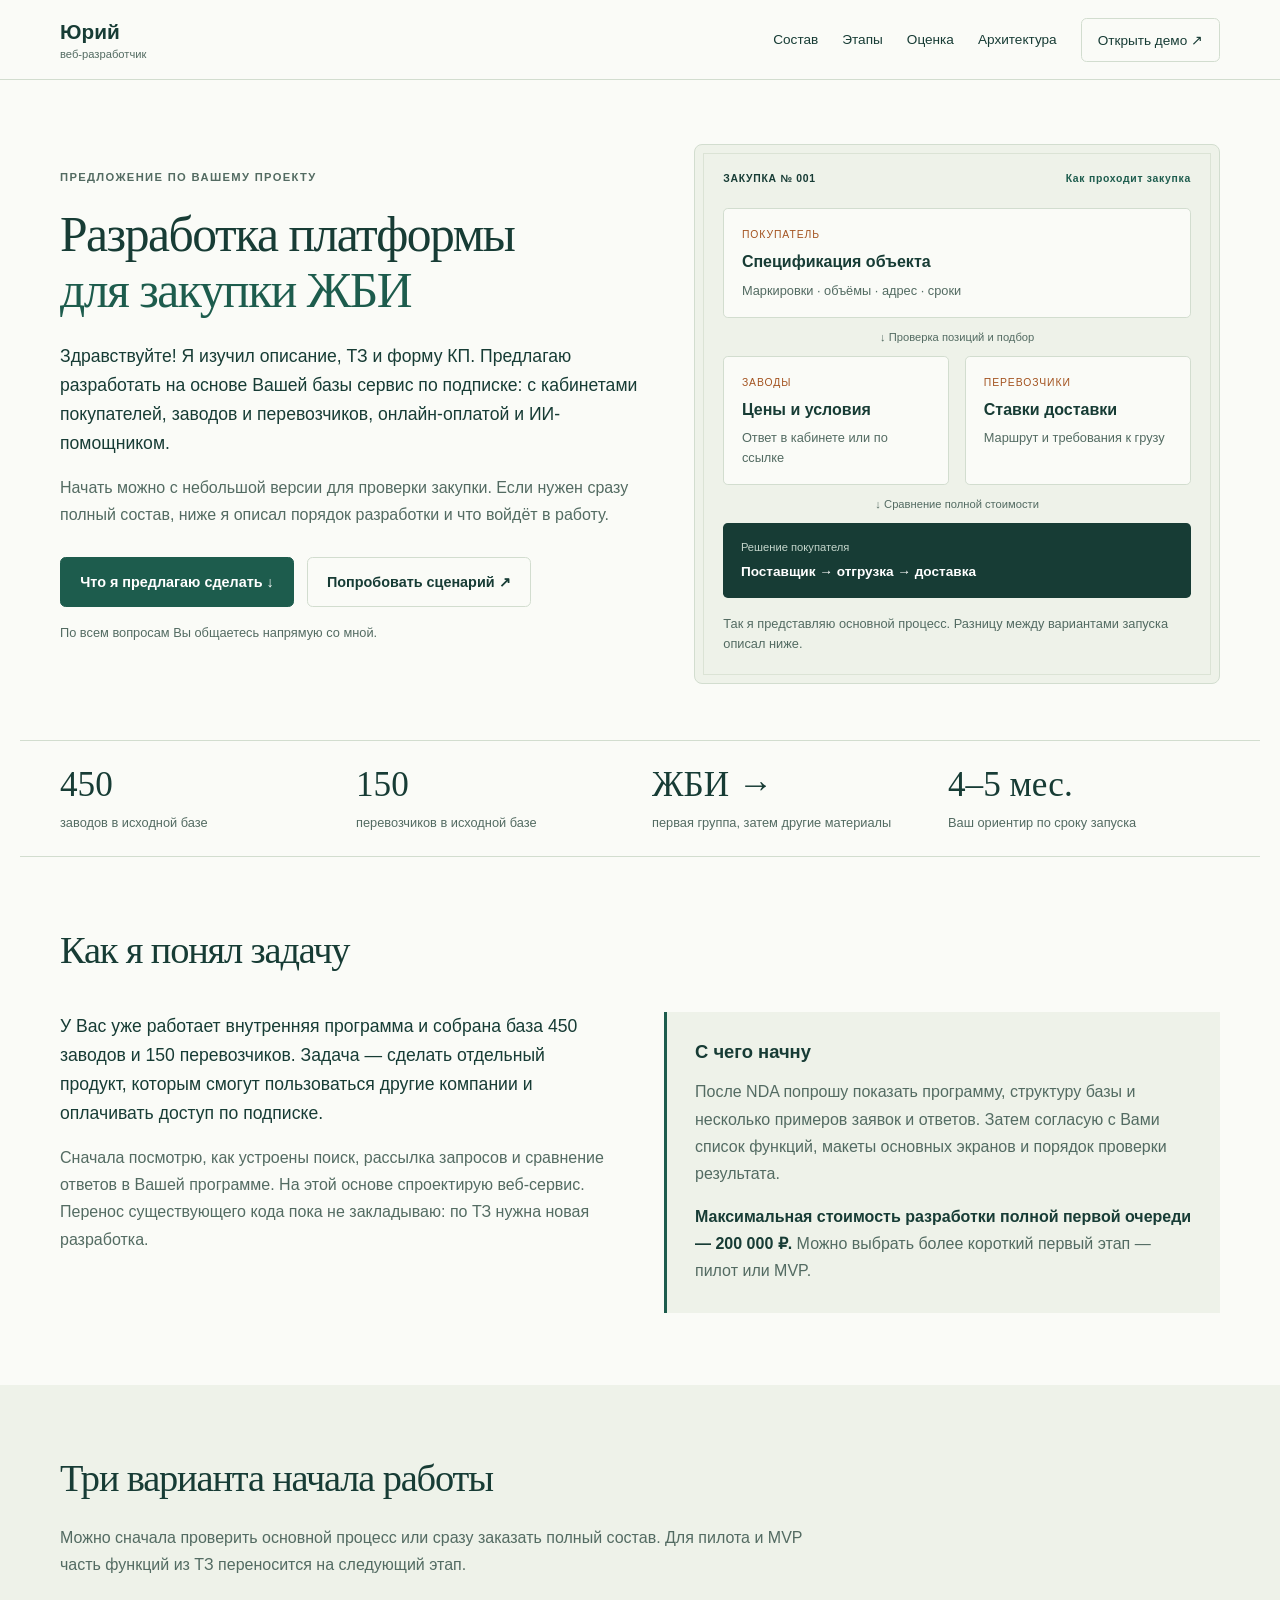
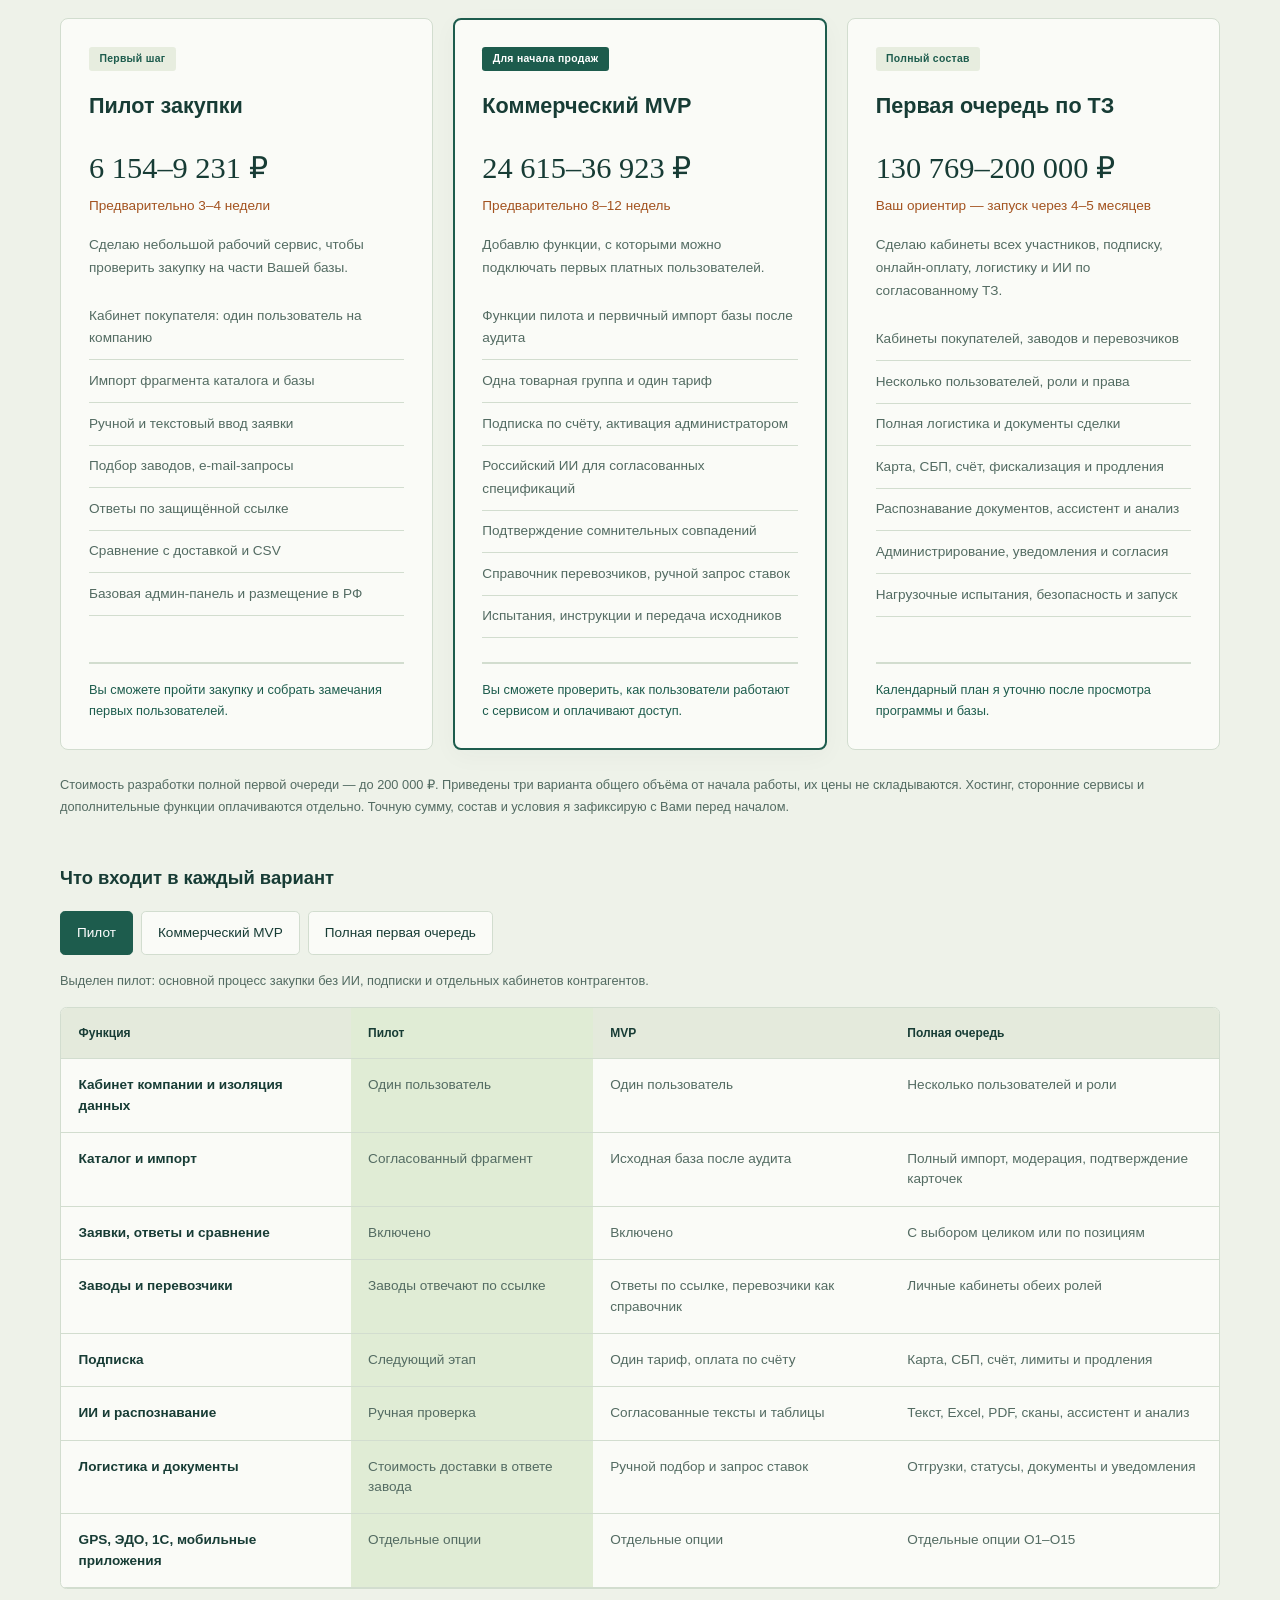
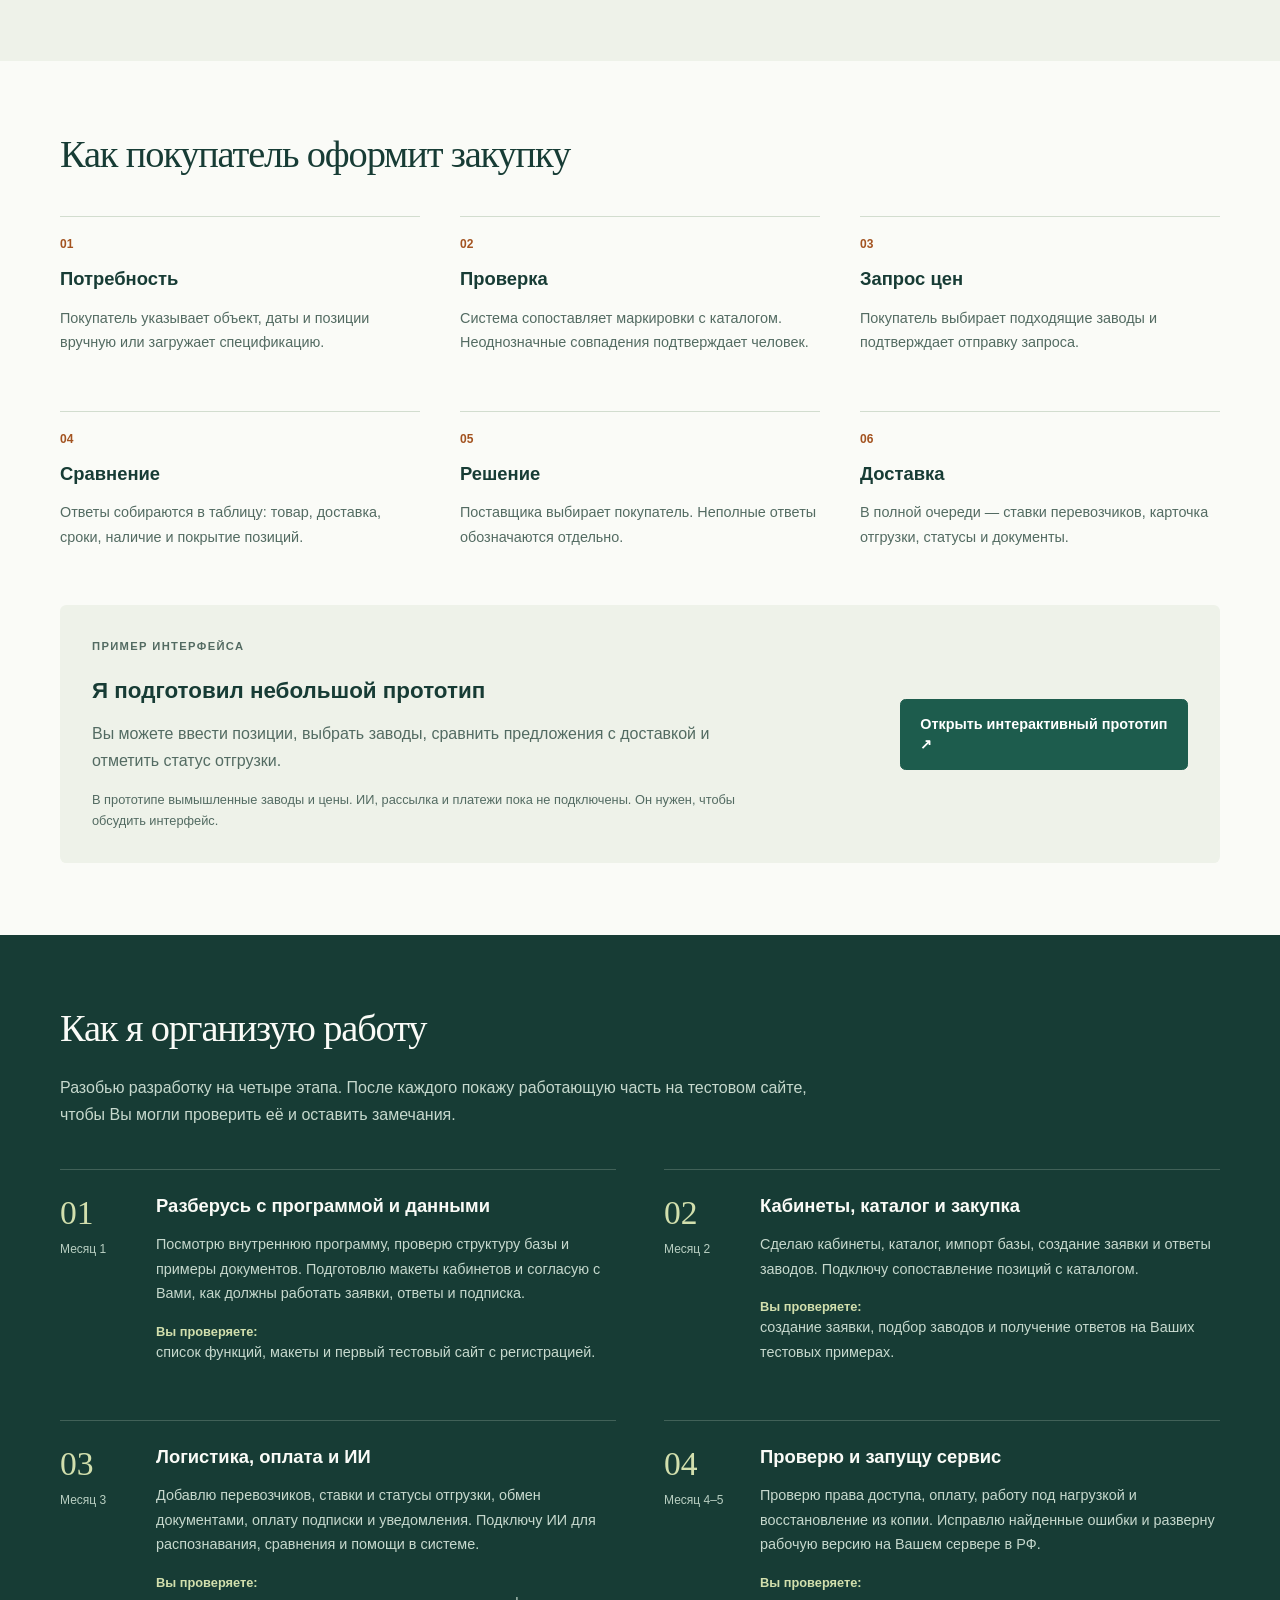
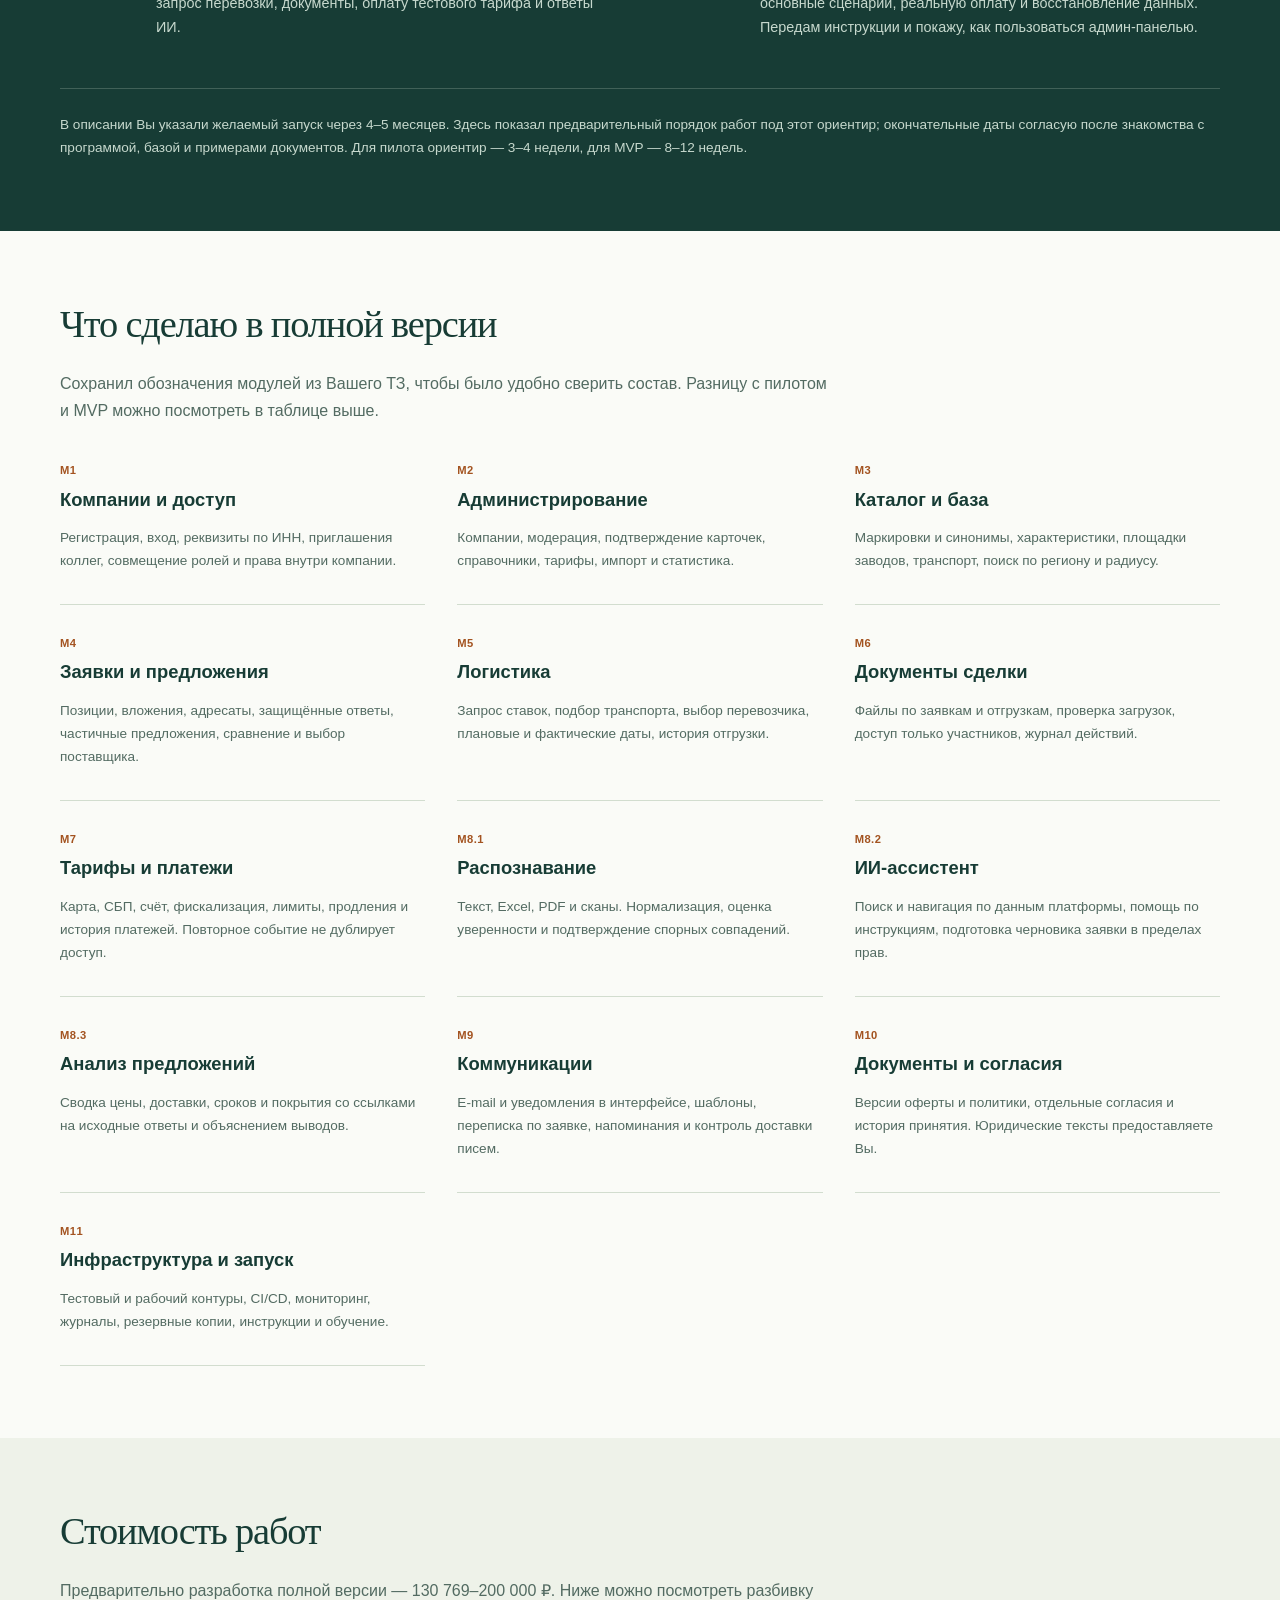
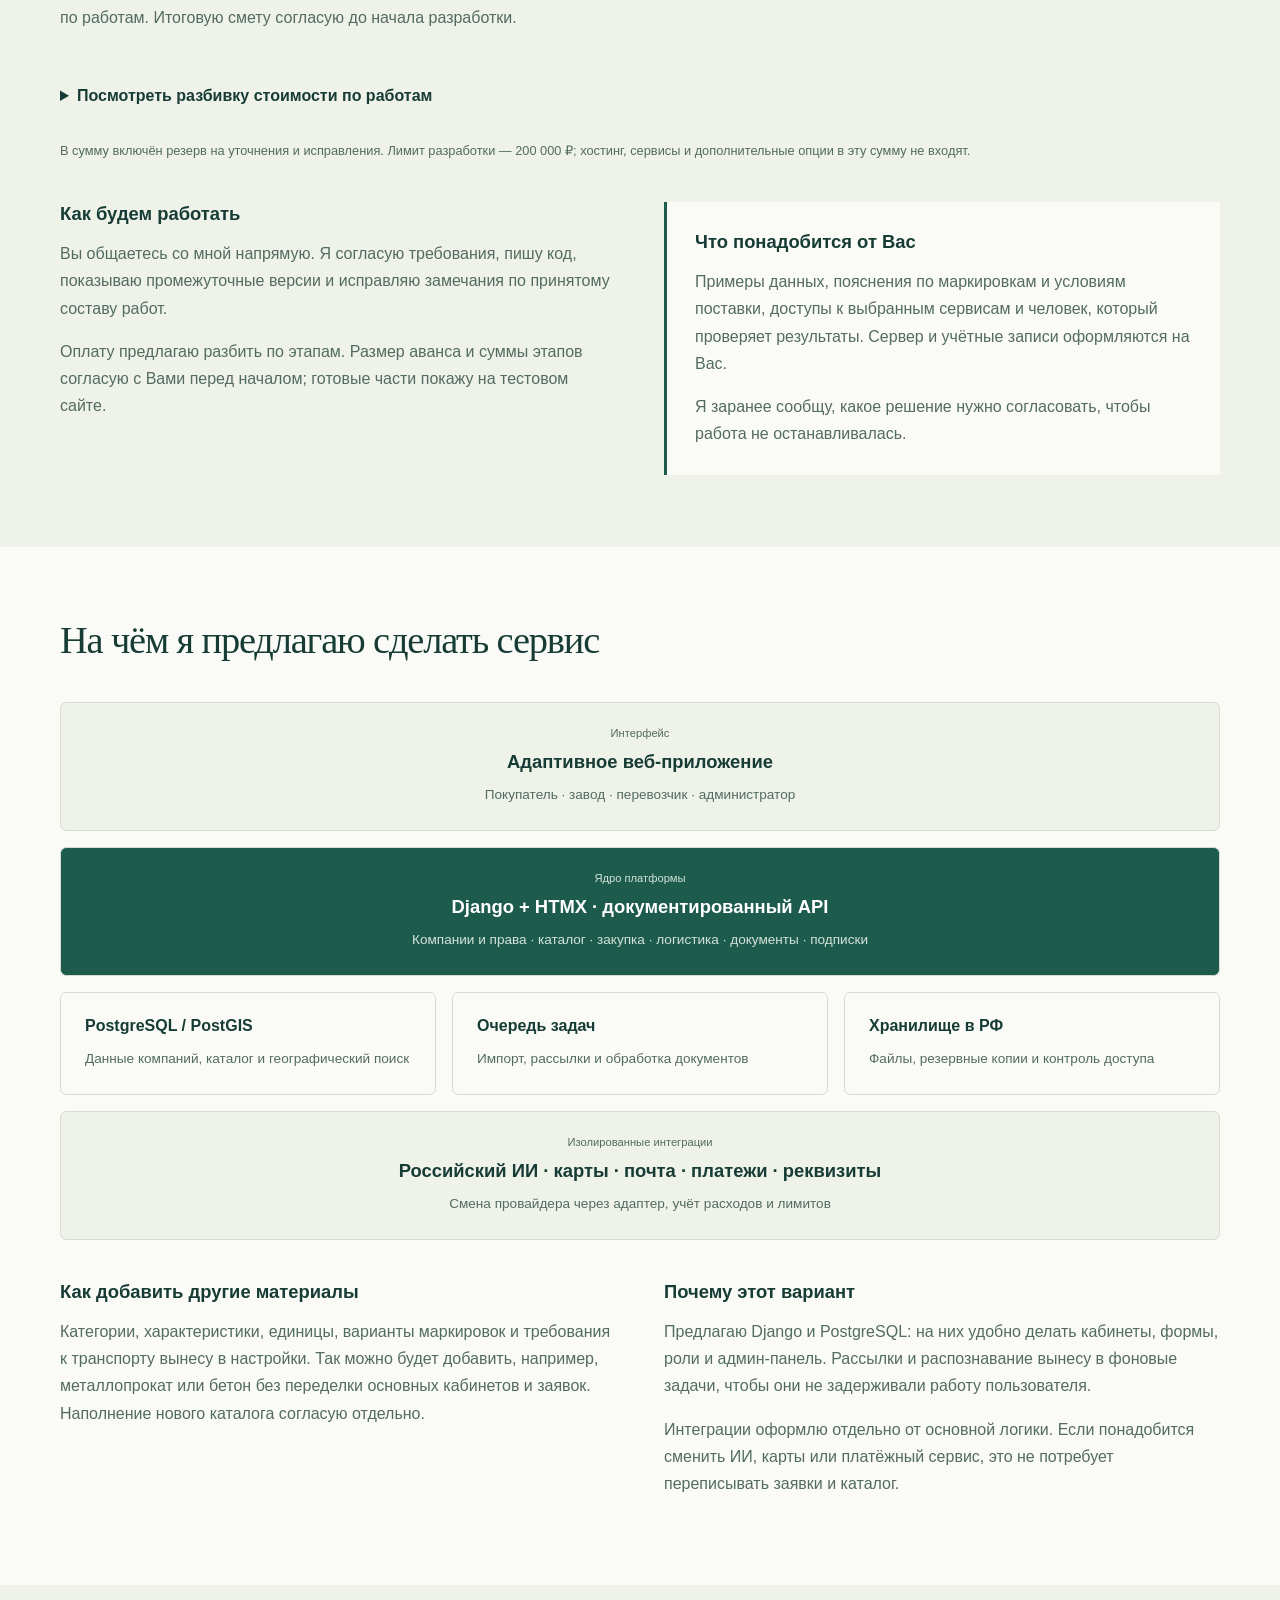
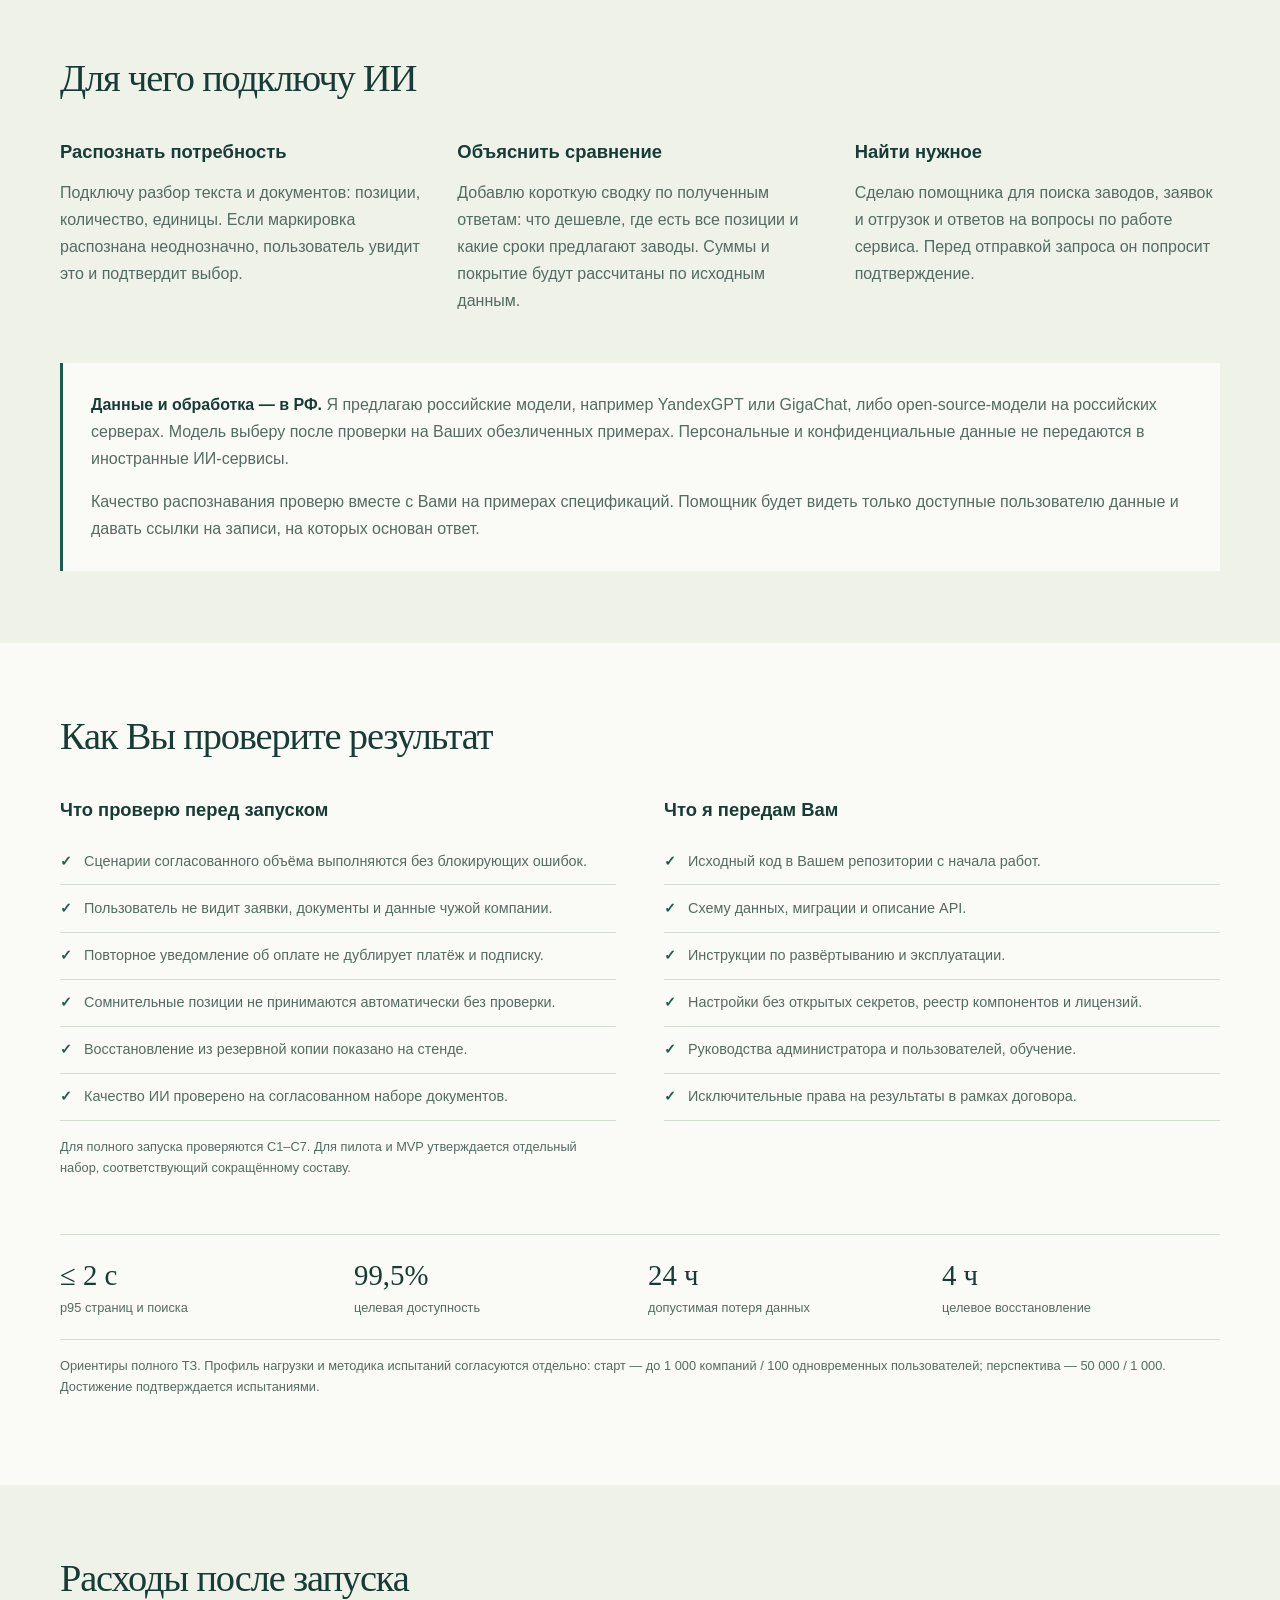
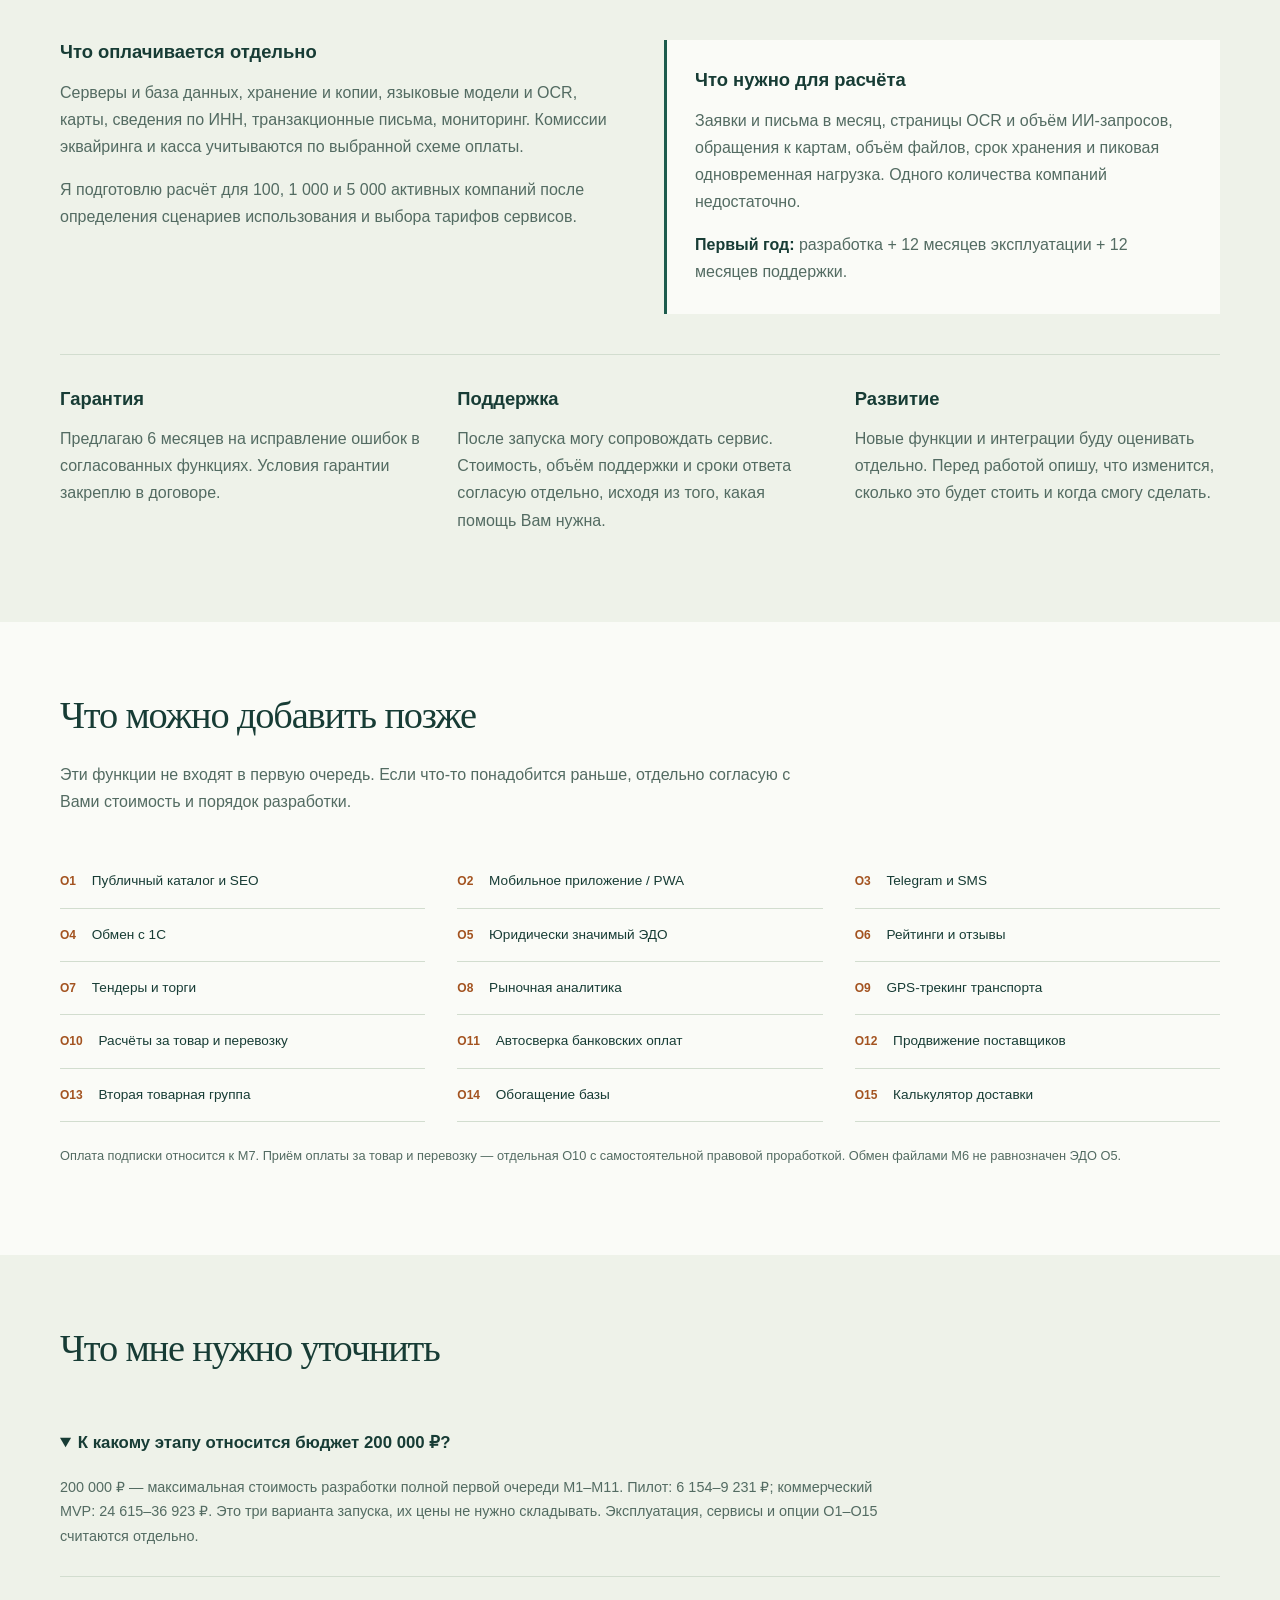
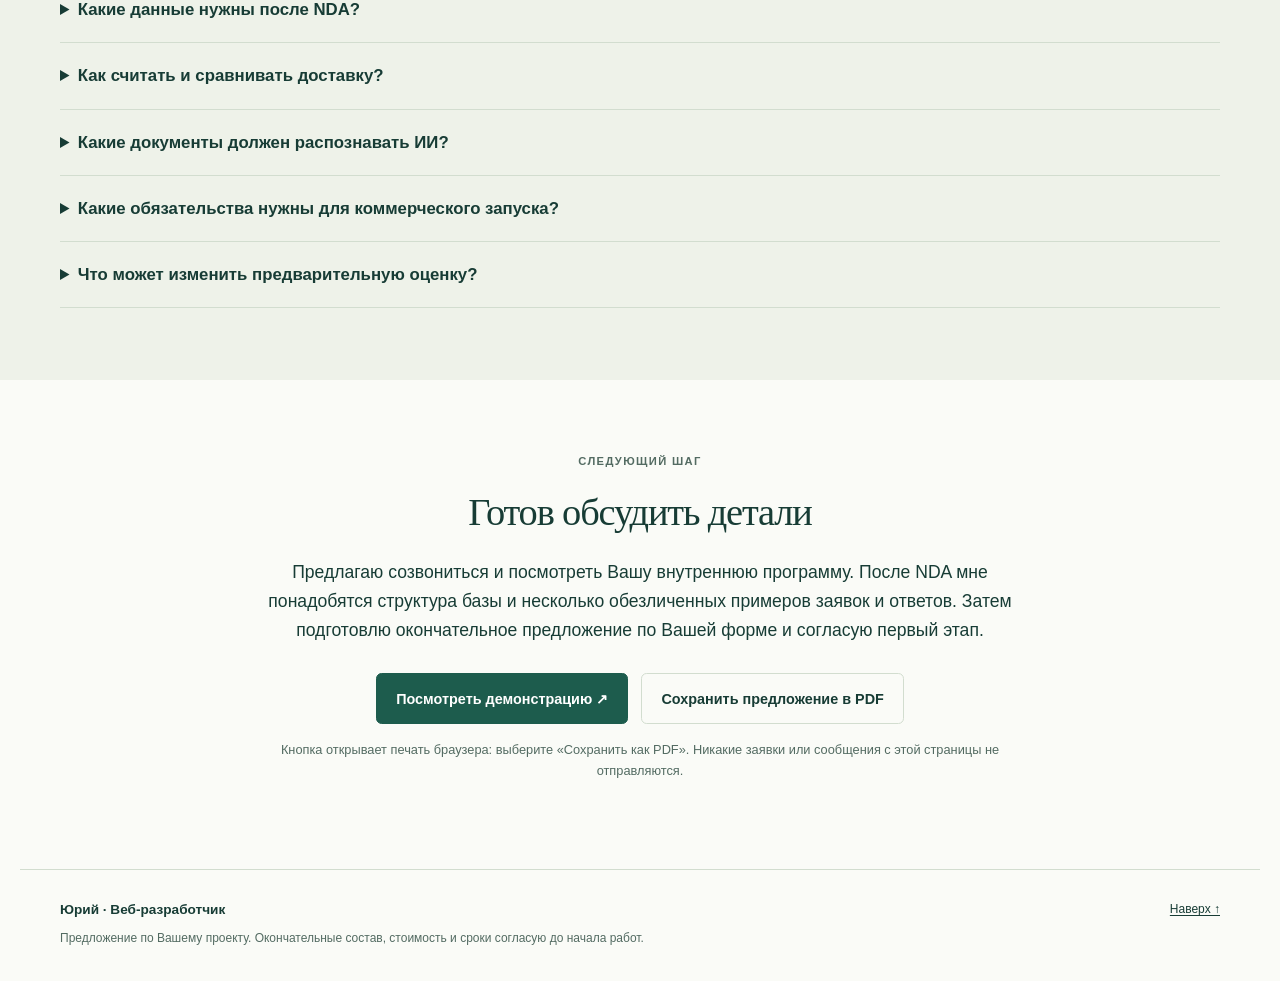
<file: index.html>
<!doctype html>
<html lang="ru">
<head>
<meta charset="utf-8"><meta name="viewport" content="width=device-width, initial-scale=1">
<meta name="description" content="Предложение по реализации B2B-платформы закупки ЖБИ: пилот, коммерческий MVP, этапы разработки, архитектура, сроки и бюджет.">
<meta name="robots" content="noindex, nofollow"><meta name="theme-color" content="#143b35">
<title>Разработка платформы ЖБИ — предложение Юрия</title>
<link rel="stylesheet" href="assets/style.css"><script src="assets/site.js" defer></script>
</head>
<body>
<a class="skip" href="#main">К содержанию</a>
<header class="top"><a class="brand" href="#">Юрий<span>веб-разработчик</span></a><nav aria-label="Разделы предложения"><a href="#scope">Состав</a><a href="#roadmap">Этапы</a><a href="#budget">Оценка</a><a href="#architecture">Архитектура</a><a href="demo/" class="nav-demo">Открыть демо ↗</a></nav></header>
<main id="main">
<section class="hero wrap">
<div class="hero-copy"><p class="overline">ПРЕДЛОЖЕНИЕ ПО ВАШЕМУ ПРОЕКТУ</p><h1>Разработка платформы<br><em>для закупки ЖБИ</em></h1><p class="lead">Здравствуйте! Я изучил описание, ТЗ и форму КП. Предлагаю разработать на основе Вашей базы сервис по подписке: с кабинетами покупателей, заводов и перевозчиков, онлайн-оплатой и ИИ-помощником.</p><p>Начать можно с небольшой версии для проверки закупки. Если нужен сразу полный состав, ниже я описал порядок разработки и что войдёт в работу.</p><div class="actions"><a class="button primary" href="#scope">Что я предлагаю сделать ↓</a><a class="button" href="demo/">Попробовать сценарий ↗</a></div><p class="caption">По всем вопросам Вы общаетесь напрямую со мной.</p></div>
<div class="hero-map" aria-label="Схема процесса закупки"><div class="map-top"><span>ЗАКУПКА № 001</span><span class="live">Как проходит закупка</span></div><div class="map-node main-node"><small>ПОКУПАТЕЛЬ</small><strong>Спецификация объекта</strong><span>Маркировки · объёмы · адрес · сроки</span></div><div class="connector">↓ Проверка позиций и подбор</div><div class="map-split"><div class="map-node"><small>ЗАВОДЫ</small><strong>Цены и условия</strong><span>Ответ в кабинете или по ссылке</span></div><div class="map-node"><small>ПЕРЕВОЗЧИКИ</small><strong>Ставки доставки</strong><span>Маршрут и требования к грузу</span></div></div><div class="connector">↓ Сравнение полной стоимости</div><div class="map-result"><span>Решение покупателя</span><strong>Поставщик → отгрузка → доставка</strong></div><p class="caption">Так я представляю основной процесс. Разницу между вариантами запуска описал ниже.</p></div>
</section>
<section class="facts wrap" aria-label="Исходные данные"><div><strong>450</strong><span>заводов в исходной базе</span></div><div><strong>150</strong><span>перевозчиков в исходной базе</span></div><div><strong>ЖБИ →</strong><span>первая группа, затем другие материалы</span></div><div><strong>4–5 мес.</strong><span>Ваш ориентир по сроку запуска</span></div></section>
<section class="wrap section" id="approach"><div class="section-title"><h2>Как я понял задачу</h2></div><div class="two"><div><p class="large">У Вас уже работает внутренняя программа и собрана база 450 заводов и 150 перевозчиков. Задача — сделать отдельный продукт, которым смогут пользоваться другие компании и оплачивать доступ по подписке.</p><p>Сначала посмотрю, как устроены поиск, рассылка запросов и сравнение ответов в Вашей программе. На этой основе спроектирую веб-сервис. Перенос существующего кода пока не закладываю: по ТЗ нужна новая разработка.</p></div><div class="callout"><h3>С чего начну</h3><p>После NDA попрошу показать программу, структуру базы и несколько примеров заявок и ответов. Затем согласую с Вами список функций, макеты основных экранов и порядок проверки результата.</p><p><strong>Максимальная стоимость разработки полной первой очереди — 200 000 ₽.</strong> Можно выбрать более короткий первый этап — пилот или MVP.</p></div></div></section>
<section class="section tint" id="scope"><div class="wrap"><div class="section-title"><h2>Три варианта начала работы</h2><p>Можно сначала проверить основной процесс или сразу заказать полный состав. Для пилота и MVP часть функций из ТЗ переносится на следующий этап.</p></div><div class="plans">
<article class="plan"><span class="tag">Первый шаг</span><h3>Пилот закупки</h3><p class="price">6 154–9 231 ₽</p><p class="period">Предварительно 3–4 недели</p><p>Сделаю небольшой рабочий сервис, чтобы проверить закупку на части Вашей базы.</p><ul><li>Кабинет покупателя: один пользователь на компанию</li><li>Импорт фрагмента каталога и базы</li><li>Ручной и текстовый ввод заявки</li><li>Подбор заводов, e-mail-запросы</li><li>Ответы по защищённой ссылке</li><li>Сравнение с доставкой и CSV</li><li>Базовая админ-панель и размещение в РФ</li></ul><div class="plan-note">Вы сможете пройти закупку и собрать замечания первых пользователей.</div></article>
<article class="plan featured"><span class="tag">Для начала продаж</span><h3>Коммерческий MVP</h3><p class="price">24 615–36 923 ₽</p><p class="period">Предварительно 8–12 недель</p><p>Добавлю функции, с которыми можно подключать первых платных пользователей.</p><ul><li>Функции пилота и первичный импорт базы после аудита</li><li>Одна товарная группа и один тариф</li><li>Подписка по счёту, активация администратором</li><li>Российский ИИ для согласованных спецификаций</li><li>Подтверждение сомнительных совпадений</li><li>Справочник перевозчиков, ручной запрос ставок</li><li>Испытания, инструкции и передача исходников</li></ul><div class="plan-note">Вы сможете проверить, как пользователи работают с сервисом и оплачивают доступ.</div></article>
<article class="plan"><span class="tag">Полный состав</span><h3>Первая очередь по ТЗ</h3><p class="price">130 769–200 000 ₽</p><p class="period">Ваш ориентир — запуск через 4–5 месяцев</p><p>Сделаю кабинеты всех участников, подписку, онлайн-оплату, логистику и ИИ по согласованному ТЗ.</p><ul><li>Кабинеты покупателей, заводов и перевозчиков</li><li>Несколько пользователей, роли и права</li><li>Полная логистика и документы сделки</li><li>Карта, СБП, счёт, фискализация и продления</li><li>Распознавание документов, ассистент и анализ</li><li>Администрирование, уведомления и согласия</li><li>Нагрузочные испытания, безопасность и запуск</li></ul><div class="plan-note">Календарный план я уточню после просмотра программы и базы.</div></article>
</div><p class="estimate-note">Стоимость разработки полной первой очереди — до 200 000 ₽. Приведены три варианта общего объёма от начала работы, их цены не складываются. Хостинг, сторонние сервисы и дополнительные функции оплачиваются отдельно. Точную сумму, состав и условия я зафиксирую с Вами перед началом.</p>
<h3 class="subheading">Что входит в каждый вариант</h3><div class="scope-controls" role="group" aria-label="Выделить уровень реализации"><button data-scope="pilot" aria-pressed="true">Пилот</button><button data-scope="mvp" aria-pressed="false">Коммерческий MVP</button><button data-scope="full" aria-pressed="false">Полная первая очередь</button></div><p id="scope-summary" class="caption" aria-live="polite">Выделен пилот: основной процесс закупки без ИИ, подписки и отдельных кабинетов контрагентов.</p>
<div class="table-wrap"><table class="scope-table"><thead><tr><th>Функция</th><th data-col="pilot" class="selected-col">Пилот</th><th data-col="mvp">MVP</th><th data-col="full">Полная очередь</th></tr></thead><tbody>
<tr><th>Кабинет компании и изоляция данных</th><td data-col="pilot" class="selected-col">Один пользователь</td><td data-col="mvp">Один пользователь</td><td data-col="full">Несколько пользователей и роли</td></tr>
<tr><th>Каталог и импорт</th><td data-col="pilot" class="selected-col">Согласованный фрагмент</td><td data-col="mvp">Исходная база после аудита</td><td data-col="full">Полный импорт, модерация, подтверждение карточек</td></tr>
<tr><th>Заявки, ответы и сравнение</th><td data-col="pilot" class="selected-col">Включено</td><td data-col="mvp">Включено</td><td data-col="full">С выбором целиком или по позициям</td></tr>
<tr><th>Заводы и перевозчики</th><td data-col="pilot" class="selected-col">Заводы отвечают по ссылке</td><td data-col="mvp">Ответы по ссылке, перевозчики как справочник</td><td data-col="full">Личные кабинеты обеих ролей</td></tr>
<tr><th>Подписка</th><td data-col="pilot" class="selected-col">Следующий этап</td><td data-col="mvp">Один тариф, оплата по счёту</td><td data-col="full">Карта, СБП, счёт, лимиты и продления</td></tr>
<tr><th>ИИ и распознавание</th><td data-col="pilot" class="selected-col">Ручная проверка</td><td data-col="mvp">Согласованные тексты и таблицы</td><td data-col="full">Текст, Excel, PDF, сканы, ассистент и анализ</td></tr>
<tr><th>Логистика и документы</th><td data-col="pilot" class="selected-col">Стоимость доставки в ответе завода</td><td data-col="mvp">Ручной подбор и запрос ставок</td><td data-col="full">Отгрузки, статусы, документы и уведомления</td></tr>
<tr><th>GPS, ЭДО, 1С, мобильные приложения</th><td data-col="pilot" class="selected-col">Отдельные опции</td><td data-col="mvp">Отдельные опции</td><td data-col="full">Отдельные опции О1–О15</td></tr>
</tbody></table></div></div></section>
<section class="wrap section" id="journey"><div class="section-title"><h2>Как покупатель оформит закупку</h2></div><div class="journey">
<article><span>01</span><h3>Потребность</h3><p>Покупатель указывает объект, даты и позиции вручную или загружает спецификацию.</p></article><article><span>02</span><h3>Проверка</h3><p>Система сопоставляет маркировки с каталогом. Неоднозначные совпадения подтверждает человек.</p></article><article><span>03</span><h3>Запрос цен</h3><p>Покупатель выбирает подходящие заводы и подтверждает отправку запроса.</p></article><article><span>04</span><h3>Сравнение</h3><p>Ответы собираются в таблицу: товар, доставка, сроки, наличие и покрытие позиций.</p></article><article><span>05</span><h3>Решение</h3><p>Поставщика выбирает покупатель. Неполные ответы обозначаются отдельно.</p></article><article><span>06</span><h3>Доставка</h3><p>В полной очереди — ставки перевозчиков, карточка отгрузки, статусы и документы.</p></article>
</div><div class="demo-banner"><div><p class="overline">ПРИМЕР ИНТЕРФЕЙСА</p><h3>Я подготовил небольшой прототип</h3><p>Вы можете ввести позиции, выбрать заводы, сравнить предложения с доставкой и отметить статус отгрузки.</p><small>В прототипе вымышленные заводы и цены. ИИ, рассылка и платежи пока не подключены. Он нужен, чтобы обсудить интерфейс.</small></div><a class="button primary" href="demo/">Открыть интерактивный прототип ↗</a></div></section>
<section class="section dark" id="roadmap"><div class="wrap"><div class="section-title"><h2>Как я организую работу</h2><p>Разобью разработку на четыре этапа. После каждого покажу работающую часть на тестовом сайте, чтобы Вы могли проверить её и оставить замечания.</p></div><div class="timeline">
<article><div class="stage-index">01 <span>Месяц 1</span></div><div><h3>Разберусь с программой и данными</h3><p>Посмотрю внутреннюю программу, проверю структуру базы и примеры документов. Подготовлю макеты кабинетов и согласую с Вами, как должны работать заявки, ответы и подписка.</p><strong>Вы проверяете:</strong><p>список функций, макеты и первый тестовый сайт с регистрацией.</p></div></article>
<article><div class="stage-index">02 <span>Месяц 2</span></div><div><h3>Кабинеты, каталог и закупка</h3><p>Сделаю кабинеты, каталог, импорт базы, создание заявки и ответы заводов. Подключу сопоставление позиций с каталогом.</p><strong>Вы проверяете:</strong><p>создание заявки, подбор заводов и получение ответов на Ваших тестовых примерах.</p></div></article>
<article><div class="stage-index">03 <span>Месяц 3</span></div><div><h3>Логистика, оплата и ИИ</h3><p>Добавлю перевозчиков, ставки и статусы отгрузки, обмен документами, оплату подписки и уведомления. Подключу ИИ для распознавания, сравнения и помощи в системе.</p><strong>Вы проверяете:</strong><p>запрос перевозки, документы, оплату тестового тарифа и ответы ИИ.</p></div></article>
<article><div class="stage-index">04 <span>Месяц 4–5</span></div><div><h3>Проверю и запущу сервис</h3><p>Проверю права доступа, оплату, работу под нагрузкой и восстановление из копии. Исправлю найденные ошибки и разверну рабочую версию на Вашем сервере в РФ.</p><strong>Вы проверяете:</strong><p>основные сценарии, реальную оплату и восстановление данных. Передам инструкции и покажу, как пользоваться админ-панелью.</p></div></article>
</div><p class="dark-note">В описании Вы указали желаемый запуск через 4–5 месяцев. Здесь показал предварительный порядок работ под этот ориентир; окончательные даты согласую после знакомства с программой, базой и примерами документов. Для пилота ориентир — 3–4 недели, для MVP — 8–12 недель.</p></div></section>
<section class="wrap section" id="modules"><div class="section-title"><h2>Что сделаю в полной версии</h2><p>Сохранил обозначения модулей из Вашего ТЗ, чтобы было удобно сверить состав. Разницу с пилотом и MVP можно посмотреть в таблице выше.</p></div><div class="module-grid">
<article><span>М1</span><h3>Компании и доступ</h3><p>Регистрация, вход, реквизиты по ИНН, приглашения коллег, совмещение ролей и права внутри компании.</p></article><article><span>М2</span><h3>Администрирование</h3><p>Компании, модерация, подтверждение карточек, справочники, тарифы, импорт и статистика.</p></article><article><span>М3</span><h3>Каталог и база</h3><p>Маркировки и синонимы, характеристики, площадки заводов, транспорт, поиск по региону и радиусу.</p></article><article><span>М4</span><h3>Заявки и предложения</h3><p>Позиции, вложения, адресаты, защищённые ответы, частичные предложения, сравнение и выбор поставщика.</p></article><article><span>М5</span><h3>Логистика</h3><p>Запрос ставок, подбор транспорта, выбор перевозчика, плановые и фактические даты, история отгрузки.</p></article><article><span>М6</span><h3>Документы сделки</h3><p>Файлы по заявкам и отгрузкам, проверка загрузок, доступ только участников, журнал действий.</p></article><article><span>М7</span><h3>Тарифы и платежи</h3><p>Карта, СБП, счёт, фискализация, лимиты, продления и история платежей. Повторное событие не дублирует доступ.</p></article><article><span>М8.1</span><h3>Распознавание</h3><p>Текст, Excel, PDF и сканы. Нормализация, оценка уверенности и подтверждение спорных совпадений.</p></article><article><span>М8.2</span><h3>ИИ-ассистент</h3><p>Поиск и навигация по данным платформы, помощь по инструкциям, подготовка черновика заявки в пределах прав.</p></article><article><span>М8.3</span><h3>Анализ предложений</h3><p>Сводка цены, доставки, сроков и покрытия со ссылками на исходные ответы и объяснением выводов.</p></article><article><span>М9</span><h3>Коммуникации</h3><p>E-mail и уведомления в интерфейсе, шаблоны, переписка по заявке, напоминания и контроль доставки писем.</p></article><article><span>М10</span><h3>Документы и согласия</h3><p>Версии оферты и политики, отдельные согласия и история принятия. Юридические тексты предоставляете Вы.</p></article><article><span>М11</span><h3>Инфраструктура и запуск</h3><p>Тестовый и рабочий контуры, CI/CD, мониторинг, журналы, резервные копии, инструкции и обучение.</p></article>
</div></section>
<section class="section tint" id="budget"><div class="wrap"><div class="section-title"><h2>Стоимость работ</h2><p>Предварительно разработка полной версии — 130 769–200 000 ₽. Ниже можно посмотреть разбивку по работам. Итоговую смету согласую до начала разработки.</p></div><details class="estimate-details"><summary>Посмотреть разбивку стоимости по работам</summary><div class="table-wrap"><table><thead><tr><th>Модуль / работы</th><th>Бюджет разработки</th></tr></thead><tbody id="estimate-rows">
<tr><td>Аналитика, детальное ТЗ, архитектура</td><td>6 154–9 231 ₽</td></tr><tr><td>UX/UI и макеты</td><td>6 154–9 231 ₽</td></tr><tr><td>М1 · Регистрация и кабинеты</td><td>9 231–13 846 ₽</td></tr><tr><td>М2 · Администрирование</td><td>3 846–6 154 ₽</td></tr><tr><td>М3 · Каталог и импорт</td><td>9 231–13 846 ₽</td></tr><tr><td>М4 · Заявки и ответы</td><td>12 308–18 462 ₽</td></tr><tr><td>М5 · Логистика</td><td>9 231–13 846 ₽</td></tr><tr><td>М6 · Документы</td><td>4 615–7 692 ₽</td></tr><tr><td>М7 · Подписки и платежи</td><td>10 769–15 385 ₽</td></tr><tr><td>М8.1 · Распознавание</td><td>9 231–13 846 ₽</td></tr><tr><td>М8.2 · Ассистент</td><td>6 154–9 231 ₽</td></tr><tr><td>М8.3 · Анализ</td><td>4 615–7 692 ₽</td></tr><tr><td>М9 · Уведомления</td><td>5 385–8 462 ₽</td></tr><tr><td>М10 · Согласия</td><td>2 308–3 846 ₽</td></tr><tr><td>М11 · Инфраструктура и запуск</td><td>6 154–9 231 ₽</td></tr><tr><td>Проверка функций, нагрузки и безопасности</td><td>13 846–20 000 ₽</td></tr><tr><td>Согласования, демонстрации и документация</td><td>6 923–10 769 ₽</td></tr>
<tr><td>Резерв на уточнения и исправления</td><td>4 614–9 230 ₽</td></tr></tbody><tfoot><tr><th>Итого по модулям</th><td>130 769–200 000 ₽</td></tr></tfoot></table></div></details><p class="caption">В сумму включён резерв на уточнения и исправления. Лимит разработки — 200 000 ₽; хостинг, сервисы и дополнительные опции в эту сумму не входят.</p>
<div class="two budget-bottom"><div><h3>Как будем работать</h3><p>Вы общаетесь со мной напрямую. Я согласую требования, пишу код, показываю промежуточные версии и исправляю замечания по принятому составу работ.</p><p>Оплату предлагаю разбить по этапам. Размер аванса и суммы этапов согласую с Вами перед началом; готовые части покажу на тестовом сайте.</p></div><div class="callout"><h3>Что понадобится от Вас</h3><p>Примеры данных, пояснения по маркировкам и условиям поставки, доступы к выбранным сервисам и человек, который проверяет результаты. Сервер и учётные записи оформляются на Вас.</p><p>Я заранее сообщу, какое решение нужно согласовать, чтобы работа не останавливалась.</p></div></div></div></section>
<section class="wrap section" id="architecture"><div class="section-title"><h2>На чём я предлагаю сделать сервис</h2></div><div class="architecture"><div class="arch-layer"><span>Интерфейс</span><strong>Адаптивное веб-приложение</strong><p>Покупатель · завод · перевозчик · администратор</p></div><div class="arch-layer core"><span>Ядро платформы</span><strong>Django + HTMX · документированный API</strong><p>Компании и права · каталог · закупка · логистика · документы · подписки</p></div><div class="arch-three"><div><strong>PostgreSQL / PostGIS</strong><p>Данные компаний, каталог и географический поиск</p></div><div><strong>Очередь задач</strong><p>Импорт, рассылки и обработка документов</p></div><div><strong>Хранилище в РФ</strong><p>Файлы, резервные копии и контроль доступа</p></div></div><div class="arch-layer"><span>Изолированные интеграции</span><strong>Российский ИИ · карты · почта · платежи · реквизиты</strong><p>Смена провайдера через адаптер, учёт расходов и лимитов</p></div></div><div class="two"><div><h3>Как добавить другие материалы</h3><p>Категории, характеристики, единицы, варианты маркировок и требования к транспорту вынесу в настройки. Так можно будет добавить, например, металлопрокат или бетон без переделки основных кабинетов и заявок. Наполнение нового каталога согласую отдельно.</p></div><div><h3>Почему этот вариант</h3><p>Предлагаю Django и PostgreSQL: на них удобно делать кабинеты, формы, роли и админ-панель. Рассылки и распознавание вынесу в фоновые задачи, чтобы они не задерживали работу пользователя.</p><p>Интеграции оформлю отдельно от основной логики. Если понадобится сменить ИИ, карты или платёжный сервис, это не потребует переписывать заявки и каталог.</p></div></div></section>
<section class="section tint" id="ai"><div class="wrap"><div class="section-title"><h2>Для чего подключу ИИ</h2></div><div class="three"><article><h3>Распознать потребность</h3><p>Подключу разбор текста и документов: позиции, количество, единицы. Если маркировка распознана неоднозначно, пользователь увидит это и подтвердит выбор.</p></article><article><h3>Объяснить сравнение</h3><p>Добавлю короткую сводку по полученным ответам: что дешевле, где есть все позиции и какие сроки предлагают заводы. Суммы и покрытие будут рассчитаны по исходным данным.</p></article><article><h3>Найти нужное</h3><p>Сделаю помощника для поиска заводов, заявок и отгрузок и ответов на вопросы по работе сервиса. Перед отправкой запроса он попросит подтверждение.</p></article></div><div class="callout"><p><strong>Данные и обработка — в РФ.</strong> Я предлагаю российские модели, например YandexGPT или GigaChat, либо open-source-модели на российских серверах. Модель выберу после проверки на Ваших обезличенных примерах. Персональные и конфиденциальные данные не передаются в иностранные ИИ-сервисы.</p><p>Качество распознавания проверю вместе с Вами на примерах спецификаций. Помощник будет видеть только доступные пользователю данные и давать ссылки на записи, на которых основан ответ.</p></div></div></section>
<section class="wrap section" id="acceptance"><div class="section-title"><h2>Как Вы проверите результат</h2></div><div class="two"><div><h3>Что проверю перед запуском</h3><ul class="checks"><li>Сценарии согласованного объёма выполняются без блокирующих ошибок.</li><li>Пользователь не видит заявки, документы и данные чужой компании.</li><li>Повторное уведомление об оплате не дублирует платёж и подписку.</li><li>Сомнительные позиции не принимаются автоматически без проверки.</li><li>Восстановление из резервной копии показано на стенде.</li><li>Качество ИИ проверено на согласованном наборе документов.</li></ul><p class="caption">Для полного запуска проверяются С1–С7. Для пилота и MVP утверждается отдельный набор, соответствующий сокращённому составу.</p></div><div><h3>Что я передам Вам</h3><ul class="checks"><li>Исходный код в Вашем репозитории с начала работ.</li><li>Схему данных, миграции и описание API.</li><li>Инструкции по развёртыванию и эксплуатации.</li><li>Настройки без открытых секретов, реестр компонентов и лицензий.</li><li>Руководства администратора и пользователей, обучение.</li><li>Исключительные права на результаты в рамках договора.</li></ul></div></div><div class="targets"><div><strong>≤ 2 с</strong><span>p95 страниц и поиска</span></div><div><strong>99,5%</strong><span>целевая доступность</span></div><div><strong>24 ч</strong><span>допустимая потеря данных</span></div><div><strong>4 ч</strong><span>целевое восстановление</span></div></div><p class="caption">Ориентиры полного ТЗ. Профиль нагрузки и методика испытаний согласуются отдельно: старт — до 1 000 компаний / 100 одновременных пользователей; перспектива — 50 000 / 1 000. Достижение подтверждается испытаниями.</p></section>
<section class="section tint" id="operations"><div class="wrap"><div class="section-title"><h2>Расходы после запуска</h2></div><div class="two"><div><h3>Что оплачивается отдельно</h3><p>Серверы и база данных, хранение и копии, языковые модели и OCR, карты, сведения по ИНН, транзакционные письма, мониторинг. Комиссии эквайринга и касса учитываются по выбранной схеме оплаты.</p><p>Я подготовлю расчёт для 100, 1 000 и 5 000 активных компаний после определения сценариев использования и выбора тарифов сервисов.</p></div><div class="callout"><h3>Что нужно для расчёта</h3><p>Заявки и письма в месяц, страницы OCR и объём ИИ-запросов, обращения к картам, объём файлов, срок хранения и пиковая одновременная нагрузка. Одного количества компаний недостаточно.</p><p><strong>Первый год:</strong> разработка + 12 месяцев эксплуатации + 12 месяцев поддержки.</p></div></div><div class="three support"><article><h3>Гарантия</h3><p>Предлагаю 6 месяцев на исправление ошибок в согласованных функциях. Условия гарантии закреплю в договоре.</p></article><article><h3>Поддержка</h3><p>После запуска могу сопровождать сервис. Стоимость, объём поддержки и сроки ответа согласую отдельно, исходя из того, какая помощь Вам нужна.</p></article><article><h3>Развитие</h3><p>Новые функции и интеграции буду оценивать отдельно. Перед работой опишу, что изменится, сколько это будет стоить и когда смогу сделать.</p></article></div></div></section>
<section class="wrap section" id="options"><div class="section-title"><h2>Что можно добавить позже</h2><p>Эти функции не входят в первую очередь. Если что-то понадобится раньше, отдельно согласую с Вами стоимость и порядок разработки.</p></div><div class="options-grid"><div><span>О1</span> Публичный каталог и SEO</div><div><span>О2</span> Мобильное приложение / PWA</div><div><span>О3</span> Telegram и SMS</div><div><span>О4</span> Обмен с 1С</div><div><span>О5</span> Юридически значимый ЭДО</div><div><span>О6</span> Рейтинги и отзывы</div><div><span>О7</span> Тендеры и торги</div><div><span>О8</span> Рыночная аналитика</div><div><span>О9</span> GPS-трекинг транспорта</div><div><span>О10</span> Расчёты за товар и перевозку</div><div><span>О11</span> Автосверка банковских оплат</div><div><span>О12</span> Продвижение поставщиков</div><div><span>О13</span> Вторая товарная группа</div><div><span>О14</span> Обогащение базы</div><div><span>О15</span> Калькулятор доставки</div></div><p class="caption">Оплата подписки относится к М7. Приём оплаты за товар и перевозку — отдельная О10 с самостоятельной правовой проработкой. Обмен файлами М6 не равнозначен ЭДО О5.</p></section>
<section class="section tint" id="questions"><div class="wrap"><div class="section-title"><h2>Что мне нужно уточнить</h2></div><div class="faq">
<details open><summary>К какому этапу относится бюджет 200 000 ₽?</summary><p>200 000 ₽ — максимальная стоимость разработки полной первой очереди М1–М11. Пилот: 6 154–9 231 ₽; коммерческий MVP: 24 615–36 923 ₽. Это три варианта запуска, их цены не нужно складывать. Эксплуатация, сервисы и опции О1–О15 считаются отдельно.</p></details>
<details><summary>Какие данные нужны после NDA?</summary><p>Структура базы, 20–30 обезличенных записей, примеры спецификаций и ответов заводов, каталог маркировок и синонимов. Это позволит оценить импорт и качество сопоставления.</p></details>
<details><summary>Как считать и сравнивать доставку?</summary><p>Нужно согласовать число рейсов, массу, габариты, разгрузку, наличие товара, НДС и сроки. Частичная поставка должна сравниваться отдельно от полного заказа.</p></details>
<details><summary>Какие документы должен распознавать ИИ?</summary><p>Нужно определить долю сканов, нестандартных Excel, рукописных строк и форматов поставщиков. Метрики проверяются на реальном согласованном тестовом наборе.</p></details>
<details><summary>Какие обязательства нужны для коммерческого запуска?</summary><p>Тариф и лимиты, юридические документы, договоры с сервисами, ответственный за приёмку и сроки согласований. Перед началом я зафиксирую с Вами состав работ, цену, даты, график оплаты, гарантию и передачу прав.</p></details>
<details><summary>Что может изменить предварительную оценку?</summary><p>Низкое качество исходной базы, неоднозначные маркировки, сложные сканы, дополнительные форматы, автоматические уточнения по ответам, изменение объёма и задержки доступов или согласований. Я отмечу допущения в КП до начала работ.</p></details>
</div></div></section>
<section class="wrap section closing"><p class="overline">СЛЕДУЮЩИЙ ШАГ</p><h2>Готов обсудить детали</h2><p class="lead">Предлагаю созвониться и посмотреть Вашу внутреннюю программу. После NDA мне понадобятся структура базы и несколько обезличенных примеров заявок и ответов. Затем подготовлю окончательное предложение по Вашей форме и согласую первый этап.</p><div class="actions"><a class="button primary" href="demo/">Посмотреть демонстрацию ↗</a><button class="button" id="print">Сохранить предложение в PDF</button></div><p class="caption">Кнопка открывает печать браузера: выберите «Сохранить как PDF». Никакие заявки или сообщения с этой страницы не отправляются.</p></section>
</main><footer class="wrap"><div><strong>Юрий · Веб-разработчик</strong><p>Предложение по Вашему проекту. Окончательные состав, стоимость и сроки согласую до начала работ.</p></div><a href="#main">Наверх ↑</a></footer>
</body></html>
</file>
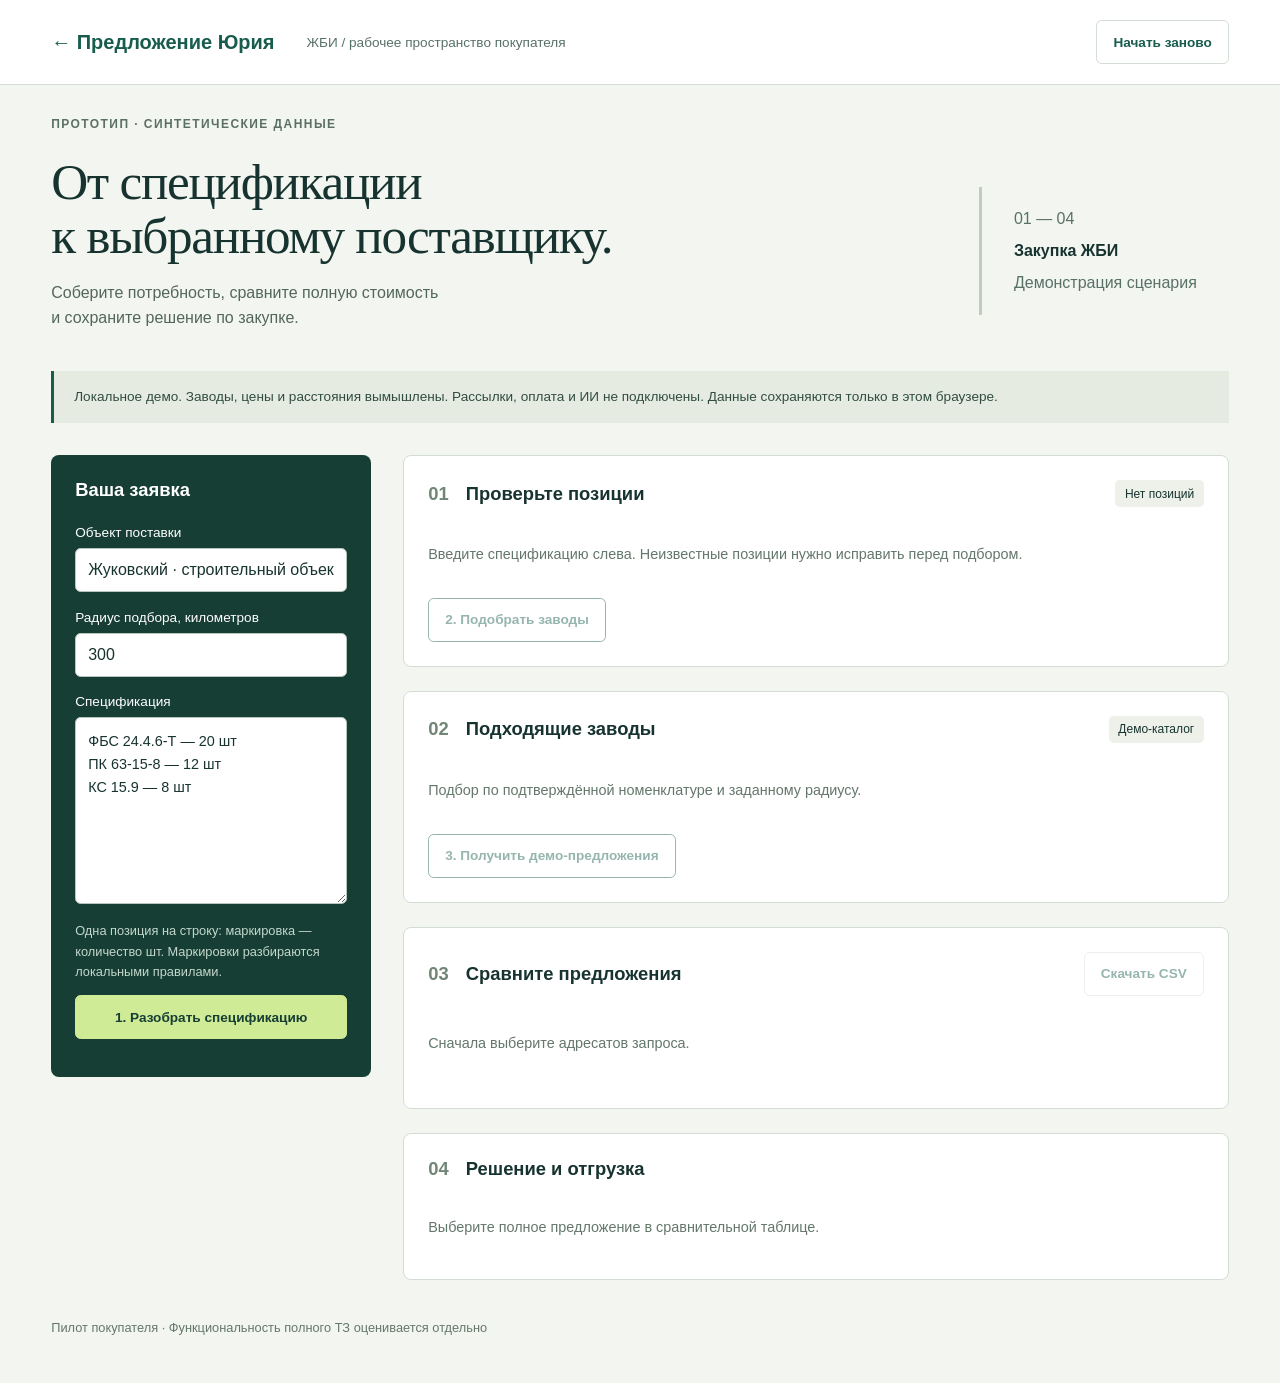
<file: demo/index.html>
<!doctype html>
<html lang="ru">
<head><meta charset="utf-8"><meta name="viewport" content="width=device-width, initial-scale=1"><title>Контур закупки — демо ЖБИ</title><link rel="stylesheet" href="styles.css"></head>
<body>
<header><a class="brand" href="../">← Предложение Юрия</a><span>ЖБИ / рабочее пространство покупателя</span><button id="reset" class="quiet">Начать заново</button></header>
<main>
<div class="eyebrow">ПРОТОТИП · СИНТЕТИЧЕСКИЕ ДАННЫЕ</div>
<section class="intro"><div><h1>От спецификации<br>к выбранному поставщику.</h1><p>Соберите потребность, сравните полную стоимость<br>и сохраните решение по закупке.</p></div><div class="stamp">01 — 04<br><strong>Закупка ЖБИ</strong><br>Демонстрация сценария</div></section>
<div class="notice">Локальное демо. Заводы, цены и расстояния вымышлены. Рассылки, оплата и ИИ не подключены. Данные сохраняются только в этом браузере.</div>
<section class="workspace">
<aside><h2>Ваша заявка</h2><label for="object">Объект поставки</label><input id="object" value="Жуковский · строительный объект"><label for="radius">Радиус подбора, километров</label><input id="radius" type="number" min="1" max="3000" value="300"><label for="spec">Спецификация</label><textarea id="spec" rows="7">ФБС 24.4.6-Т — 20 шт
ПК 63-15-8 — 12 шт
КС 15.9 — 8 шт</textarea><p class="hint">Одна позиция на строку: маркировка — количество шт. Маркировки разбираются локальными правилами.</p><button id="parse" class="primary">1. Разобрать спецификацию</button><p id="message" role="status" aria-live="polite"></p></aside>
<div class="content"><section><div class="section-heading"><h2>01 <span>Проверьте позиции</span></h2><span id="count" class="badge">Нет позиций</span></div><div id="positions" class="empty">Введите спецификацию слева. Неизвестные позиции нужно исправить перед подбором.</div><button id="match" disabled>2. Подобрать заводы</button></section>
<section><div class="section-heading"><h2>02 <span>Подходящие заводы</span></h2><span class="badge">Демо-каталог</span></div><div id="factories" class="empty">Подбор по подтверждённой номенклатуре и заданному радиусу.</div><button id="request" disabled>3. Получить демо-предложения</button></section>
<section><div class="section-heading"><h2>03 <span>Сравните предложения</span></h2><button id="export" disabled class="quiet">Скачать CSV</button></div><div id="comparison" class="empty">Сначала выберите адресатов запроса.</div><p id="summary" class="hint"></p></section>
<section><div class="section-heading"><h2>04 <span>Решение и отгрузка</span></h2></div><div id="shipment" class="empty">Выберите полное предложение в сравнительной таблице.</div></section></div>
</section><footer>Пилот покупателя · Функциональность полного ТЗ оценивается отдельно</footer>
</main><script src="app.js"></script>
</body></html>
</file>
<file: assets/style.css>
:root{--ink:#173c35;--muted:#536b62;--green:#1d5c4d;--paper:#fafbf7;--tint:#eef2e9;--line:#d2ddcf;--orange:#a35320;font-family:"Segoe UI",sans-serif;font-size:16px;color:var(--ink);background:var(--paper)}*{box-sizing:border-box}html{scroll-behavior:smooth;scroll-padding-top:6rem}body{margin:0}a{color:inherit;text-underline-offset:.2em}button,input{font:inherit}button,a,input,summary{-webkit-tap-highlight-color:transparent}:focus-visible{outline:3px solid #c97a3a;outline-offset:4px}.wrap{max-width:1240px;padding-left:2.5rem;padding-right:2.5rem;margin:auto}.top{display:flex;align-items:center;justify-content:space-between;gap:2rem;padding:1.1rem max(2.5rem,calc((100vw - 1160px)/2));border-bottom:1px solid var(--line);background:rgba(250,251,247,.98);position:sticky;top:0;z-index:5}.brand{font-weight:800;letter-spacing:.12em;text-decoration:none;font-size:1.3rem}.brand span{display:block;letter-spacing:0;font-size:.7rem;font-weight:450;margin-top:.25rem;color:var(--muted)}nav{display:flex;gap:1.5rem;align-items:center;font-size:.85rem}nav a{text-decoration:none;padding:.5rem 0;min-height:44px;display:flex;align-items:center}nav a:hover{color:var(--orange)}.nav-demo{border:1px solid var(--line);padding:.65rem 1rem;border-radius:.35rem}.skip{position:fixed;left:1rem;top:-5rem;z-index:10;padding:1rem;background:white}.skip:focus{top:1rem}.hero{padding-top:4rem;padding-bottom:3.5rem;display:grid;grid-template-columns:1.1fr 1fr;gap:3.5rem;align-items:center}.overline{font-size:.7rem;letter-spacing:.12em;font-weight:750;color:var(--muted);margin:0 0 1.25rem}h1,h2{font-family:Georgia,"Times New Roman",serif;font-weight:400;letter-spacing:-.03em;line-height:1.12;margin:0 0 1.5rem}h1{font-size:3.5rem}h1 em{font-style:normal;color:var(--green)}h2{font-size:2.9rem}h3{font-size:1.15rem;line-height:1.35;margin:0 0 .85rem;font-weight:700}p{line-height:1.7;margin:0 0 1rem}li{line-height:1.65}p,li{color:var(--muted)}.lead,.large{font-size:1.1rem;line-height:1.65;color:var(--ink)}.hero-copy>p:not(.overline){max-width:42rem}.actions{display:flex;gap:.8rem;flex-wrap:wrap;margin:1.75rem 0 1rem}.button{display:inline-flex;align-items:center;justify-content:center;padding:.9rem 1.2rem;border:1px solid var(--line);color:var(--ink);border-radius:.35rem;text-decoration:none;min-height:48px;font-size:.9rem;font-weight:650;background:transparent;cursor:pointer;line-height:1.4}.button.primary{background:var(--green);color:white;border-color:var(--green)}.button:hover{background:#e2eadb}.button.primary:hover{background:#143f35}.button:active{transform:translateY(1px)}.caption,small{font-size:.8rem;line-height:1.6;color:var(--muted)}.hero-map{background:var(--tint);padding:1.75rem;border:1px solid var(--line);border-radius:.5rem;position:relative}.hero-map:before{content:"";position:absolute;inset:.5rem;border:1px solid #dbe3d5;pointer-events:none}.map-top{display:flex;justify-content:space-between;gap:1rem;margin-bottom:1.5rem;font-size:.65rem;font-weight:700;letter-spacing:.07em}.live{color:var(--green)}.map-node{background:var(--paper);border:1px solid var(--line);padding:1.1rem;border-radius:.3rem}.map-node small{display:block;font-size:.65rem;letter-spacing:.09em;color:var(--orange)}.map-node strong{display:block;font-size:1rem;margin:.6rem 0}.map-node span{display:block;font-size:.8rem;color:var(--muted);line-height:1.5}.map-split{display:grid;grid-template-columns:1fr 1fr;gap:1rem}.connector{font-size:.7rem;text-align:center;padding:.8rem;color:var(--muted)}.map-result{background:var(--ink);color:white;padding:1.1rem;border-radius:.3rem}.map-result span{display:block;font-size:.7rem;color:#c4d5cb;margin-bottom:.6rem}.map-result strong{font-size:.85rem;font-weight:600}.hero-map .caption{margin:1rem 0 0}.facts{display:grid;grid-template-columns:repeat(4,1fr);padding-top:1.5rem;padding-bottom:1.5rem;border-top:1px solid var(--line);border-bottom:1px solid var(--line);gap:1.5rem}.facts strong{display:block;font-family:Georgia,serif;font-size:2.2rem;font-weight:400;margin-bottom:.5rem}.facts span{font-size:.8rem;color:var(--muted);line-height:1.5}.section{padding-top:4.5rem;padding-bottom:4.5rem}.section-title{margin-bottom:2.5rem;max-width:48rem}.section-title p:last-child{margin:0}.two{display:grid;grid-template-columns:1fr 1fr;gap:3rem}.three{display:grid;grid-template-columns:repeat(3,1fr);gap:2rem}.callout{padding:1.75rem;border-left:3px solid var(--green);background:var(--tint)}.callout p:last-child{margin:0}.callout strong{color:var(--ink)}.tint{background:var(--tint)}.tint .callout{background:var(--paper)}.plans{display:grid;grid-template-columns:repeat(3,1fr);gap:1.25rem;align-items:stretch}.plan{padding:1.75rem;background:var(--paper);border:1px solid var(--line);border-radius:.5rem;display:flex;flex-direction:column}.plan.featured{border:2px solid var(--green);padding:calc(1.75rem - 1px);box-shadow:0 6px 24px #173c3509}.tag{align-self:flex-start;background:#e7eddf;color:var(--green);padding:.4rem .65rem;font-size:.65rem;font-weight:750;letter-spacing:.03em;border-radius:.2rem;margin-bottom:1.25rem}.featured .tag{background:var(--green);color:#fff}.plan h3{font-size:1.35rem}.price{font-family:Georgia,serif;font-size:1.9rem;color:var(--ink);line-height:1.2;margin:1rem 0 .5rem}.period{font-size:.8rem;color:var(--orange)}.plan>p:not(.price){font-size:.85rem}.plan ul{padding:0;margin:0 0 1.5rem;list-style:none;font-size:.85rem}.plan li{padding:.6rem 0;border-bottom:1px solid var(--line)}.plan-note{margin-top:auto;padding-top:1rem;border-top:2px solid var(--line);font-size:.8rem;line-height:1.6;color:var(--green)}.estimate-note{font-size:.8rem;margin:1.5rem 0 2.5rem}.subheading{margin-top:3rem}.scope-controls{display:flex;flex-wrap:wrap;gap:.5rem;margin:1.25rem 0 1rem}.scope-controls button{border:1px solid var(--line);background:var(--paper);color:var(--ink);border-radius:.3rem;padding:.75rem 1rem;font-size:.85rem;min-height:44px;cursor:pointer}.scope-controls button[aria-pressed=true]{background:var(--green);border-color:var(--green);color:white}.scope-controls button:hover{box-shadow:inset 0 0 0 1px var(--green)}.table-wrap{overflow:auto;border:1px solid var(--line);border-radius:.4rem;background:var(--paper)}table{border-collapse:collapse;width:100%;font-size:.85rem;min-width:670px}th,td{padding:1rem 1.1rem;text-align:left;border-bottom:1px solid var(--line);vertical-align:top;line-height:1.5}thead th{background:#e4eadc;font-size:.75rem;font-weight:700}tbody th{font-weight:600;width:25%}td{color:var(--muted)}tfoot{background:#dfe9d8;font-weight:700}tfoot td{color:var(--ink)}.selected-col{background:#e0ecd5}.journey{display:grid;grid-template-columns:repeat(3,1fr);gap:2.5rem}.journey article{border-top:1px solid var(--line);padding-top:1.25rem}.journey article>span{display:block;font-size:.75rem;color:var(--orange);margin-bottom:1rem;font-weight:700}.journey p{font-size:.9rem}.demo-banner{display:flex;gap:2rem;align-items:center;justify-content:space-between;margin-top:2.5rem;background:var(--tint);padding:2rem;border-radius:.4rem}.demo-banner>div{max-width:43rem}.demo-banner .button{max-width:18rem;flex-shrink:0}.demo-banner h3{font-size:1.4rem}.dark{background:var(--ink);color:#fafbf7}.dark p{color:#c6d8cd}.dark .overline{color:#d2dfad}.timeline{display:grid;grid-template-columns:1fr 1fr;gap:2.5rem 3rem}.timeline article{display:grid;grid-template-columns:4.5rem 1fr;gap:1.5rem;border-top:1px solid #416158;padding-top:1.5rem}.stage-index{font-size:2.1rem;font-family:Georgia,serif;color:#d2dfad}.stage-index span{font-family:"Segoe UI",sans-serif;display:block;font-size:.75rem;color:#b9cfc2;line-height:1.5;margin-top:.5rem}.timeline p{font-size:.9rem}.timeline strong{font-size:.8rem;color:#d2dfad}.dark-note{border-top:1px solid #416158;padding-top:1.5rem;margin:2rem 0 0;font-size:.85rem}.module-grid{display:grid;grid-template-columns:repeat(3,1fr);gap:2rem}.module-grid article{border-bottom:1px solid var(--line);padding-bottom:1rem}.module-grid span{display:block;color:var(--orange);font-size:.7rem;letter-spacing:.04em;font-weight:700;margin-bottom:.7rem}.module-grid p{font-size:.85rem}.budget-bottom{margin-top:2.5rem}.calculator label{display:block;font-size:.85rem;margin:.75rem 0}.calculator input{border:1px solid var(--line);padding:.8rem;background:white;color:var(--ink);border-radius:.3rem;width:100%;max-width:16rem}.calculator #calc-result{font-weight:700;font-size:1.15rem;color:var(--green);margin:1rem 0}.architecture{margin-bottom:2.5rem}.arch-layer{border:1px solid var(--line);border-radius:.4rem;padding:1.5rem;text-align:center;margin-bottom:1rem;background:var(--tint)}.arch-layer span{display:block;font-size:.7rem;color:var(--muted);margin-bottom:.75rem}.arch-layer strong{font-size:1.15rem}.arch-layer p{font-size:.85rem;margin:.6rem 0 0}.arch-layer.core{background:var(--green);color:white}.core span,.core p{color:#d4e2d8}.arch-three{display:grid;grid-template-columns:repeat(3,1fr);gap:1rem;margin-bottom:1rem}.arch-three>div{padding:1.5rem;border:1px solid var(--line);border-radius:.4rem}.arch-three p{font-size:.85rem;margin:.75rem 0 0}#ai .callout{margin-top:2rem}.checks{padding:0;list-style:none}.checks li{position:relative;padding:.7rem 0 .7rem 1.5rem;font-size:.9rem;border-bottom:1px solid var(--line)}.checks li:before{content:"✓";position:absolute;left:0;color:var(--green);font-weight:700}.targets{display:grid;grid-template-columns:repeat(4,1fr);gap:1rem;margin:2.5rem 0 1rem;padding:1.5rem 0;border-top:1px solid var(--line);border-bottom:1px solid var(--line)}.targets strong{display:block;font-size:1.8rem;font-family:Georgia,serif;font-weight:400}.targets span{display:block;font-size:.8rem;color:var(--muted);margin-top:.5rem}.support{margin-top:2.5rem;border-top:1px solid var(--line);padding-top:2rem}.options-grid{display:grid;grid-template-columns:repeat(3,1fr);gap:0 2rem;margin-bottom:1.5rem}.options-grid>div{padding:1rem 0;border-bottom:1px solid var(--line);font-size:.85rem;line-height:1.5}.options-grid span{color:var(--orange);font-weight:750;margin-right:.75rem;font-size:.75rem}.faq details{border-bottom:1px solid var(--line)}.faq summary{padding:1.25rem 0;cursor:pointer;font-size:1.05rem;font-weight:650;line-height:1.5}.faq details p{max-width:52rem;font-size:.9rem;padding-bottom:.75rem}.faq summary:hover{color:var(--orange)}.closing{max-width:860px;text-align:center}.closing .actions{justify-content:center}footer{border-top:1px solid var(--line);display:flex;justify-content:space-between;gap:2rem;padding-top:2rem;padding-bottom:2rem;font-size:.75rem}footer strong{font-size:.85rem}footer p{margin:.7rem 0 0;max-width:46rem}footer>a{white-space:nowrap}
@media(max-width:1050px){.hero{gap:2rem;grid-template-columns:1fr 1fr}h1{font-size:2.8rem}h2{font-size:2.4rem}.plan{padding:1.25rem}.plan.featured{padding:calc(1.25rem - 1px)}.price{font-size:1.6rem}.top{padding-left:1.5rem;padding-right:1.5rem}nav{gap:1rem}.wrap{padding-left:1.5rem;padding-right:1.5rem}.demo-banner{flex-direction:column;align-items:flex-start}.two{gap:2rem}}
@media(max-width:760px){html{scroll-padding-top:9rem}.top{position:sticky;flex-wrap:wrap;gap:.5rem;padding:.75rem 1rem}.brand{font-size:1rem}.brand span{display:none}nav{width:100%;gap:1.15rem;overflow:auto;font-size:.75rem}nav a{flex-shrink:0}.nav-demo{padding:.4rem .65rem}.wrap{padding-left:1.2rem;padding-right:1.2rem}.hero{display:block;padding-top:2.5rem;padding-bottom:2rem}h1{font-size:2.6rem}h2{font-size:2.1rem}.hero-map{margin-top:2rem;padding:1.3rem}.hero .overline{font-size:.65rem}.facts{grid-template-columns:1fr 1fr;gap:1.5rem}.facts strong{font-size:1.9rem}.section{padding-top:3rem;padding-bottom:3rem}.two,.three,.plans,.timeline,.arch-three{grid-template-columns:1fr;gap:1.5rem}.journey,.module-grid,.options-grid{grid-template-columns:1fr 1fr;gap:1.5rem}.plan{padding:1.5rem}.plan.featured{padding:calc(1.5rem - 1px)}.price{font-size:2rem}.demo-banner{padding:1.5rem}.timeline article{gap:1rem}.section-title{margin-bottom:2rem}.targets{grid-template-columns:1fr 1fr;gap:1.5rem}.callout{padding:1.25rem}footer{flex-direction:column;gap:1rem}.arch-layer strong{font-size:1rem}}
@media(max-width:430px){.journey,.module-grid,.options-grid{grid-template-columns:1fr}.map-split{gap:.65rem}.map-node{padding:.8rem}.map-node strong{font-size:.85rem}.map-node span{font-size:.7rem}.actions .button{width:100%}}
@media(prefers-reduced-motion:reduce){html{scroll-behavior:auto}.button:active{transform:none}}
@media print{html{scroll-behavior:auto}body{background:#fff;color:#173c35;font-size:10pt}.top{position:static}.top nav,.actions,.scope-controls,.calculator,.skip,footer>a{display:none}.wrap{max-width:none;padding-left:0;padding-right:0}.hero{display:block;padding-top:1rem;padding-bottom:1rem}.hero-map{display:none}h1{font-size:28pt}h2{font-size:23pt}h3{font-size:12pt}.section{padding:1.5rem 0}.section-title{margin-bottom:1rem}.plans{gap:.5rem}.plan{padding:.75rem!important}.price{font-size:17pt}.dark{background:white;color:#173c35}.dark p,.dark .overline,.stage-index,.stage-index span,.timeline strong{color:#173c35}.tint{background:white}.timeline{gap:1rem}.plan,.module-grid article,.timeline article,.journey article,.faq details{break-inside:avoid}table{min-width:0;font-size:8pt}.table-wrap{overflow:visible}th,td{padding:.5rem}.selected-col{background:transparent}.demo-banner{padding:1rem}.module-grid{gap:1rem}.two{gap:1rem}.facts strong,.targets strong{font-size:18pt}.caption,small{font-size:8pt}a[href="demo/"]:after{content:" (интерактивное демо доступно на сайте)"}footer{margin-top:1rem}@page{size:A4;margin:16mm}}

.estimate-details{margin-bottom:1.25rem}.estimate-details>summary{cursor:pointer;padding:1rem 0;font-weight:650;min-height:44px}.estimate-details>summary:hover{color:var(--orange)}.estimate-details[open]>summary{margin-bottom:.75rem}.brand{letter-spacing:0;text-transform:none}h1{font-size:3.1rem}h2{font-size:2.4rem}@media(max-width:760px){h1{font-size:2.5rem}h2{font-size:2rem}}
</file>
<file: demo/styles.css>
:root{font-family:"Segoe UI",sans-serif;color:#17332f;background:#f3f5f0;font-size:16px;--accent:#175c4c;--line:#d4ddd4}*{box-sizing:border-box}body{margin:0}header{display:flex;align-items:center;gap:2rem;padding:1.25rem 4vw;background:#fff;border-bottom:1px solid var(--line)}header span{font-size:.85rem;color:#587168;flex:1}.brand{font-size:1.25rem;font-weight:750;color:var(--accent);text-decoration:none}main{max-width:1440px;margin:auto;padding:2rem 4vw}.eyebrow{letter-spacing:.12em;font-size:.75rem;font-weight:700;color:#5b7065}.intro{display:flex;justify-content:space-between;align-items:center;padding:1.5rem 0}h1{font-family:Georgia,serif;font-weight:400;line-height:1.06;letter-spacing:-.025em;font-size:3.2rem;margin:0 0 1rem}.intro p{line-height:1.6;color:#53665d}.stamp{border-left:3px solid #c0cdbd;padding:1rem 2rem;line-height:2;color:#587168}.stamp strong{color:#17332f}.notice{background:#e5ebe1;color:#314d3e;font-size:.85rem;padding:1rem 1.25rem;border-left:3px solid var(--accent);line-height:1.5;margin-bottom:2rem}.workspace{display:grid;grid-template-columns:320px 1fr;gap:2rem;align-items:start}aside{background:#173e34;color:#fff;padding:1.5rem;border-radius:.5rem;position:sticky;top:1rem}h2{font-size:1.15rem;margin:0 0 1.5rem}label{display:block;font-size:.85rem;margin:1.1rem 0 .5rem}input,textarea{font:inherit;width:100%;border:1px solid #b9c6bd;border-radius:.35rem;padding:.75rem;background:#fff;color:#17332f}textarea{resize:vertical;font-size:.9rem;line-height:1.6}.hint{font-size:.8rem;line-height:1.6;color:#566a5e}aside .hint{color:#c3d7cc}button{font:inherit;font-size:.85rem;border:1px solid var(--accent);border-radius:.35rem;padding:.75rem 1rem;min-height:44px;background:#fff;color:var(--accent);cursor:pointer;font-weight:650}button:hover:enabled{background:#e9f1e7}button:active:enabled{transform:translateY(1px)}button:disabled{opacity:.45;cursor:default}.primary{background:#cfeb96;color:#173e34;border-color:#cfeb96;width:100%}.quiet{background:transparent;border-color:var(--line)}:focus-visible{outline:3px solid #bd852c;outline-offset:3px}.content>section{background:#fff;border:1px solid var(--line);border-radius:.5rem;padding:1.5rem;margin-bottom:1.5rem}.section-heading{display:flex;justify-content:space-between;align-items:center;gap:1rem;margin-bottom:1.25rem}.section-heading h2{margin:0;color:#728678;white-space:nowrap}.section-heading h2 span{color:#17332f;margin-left:.75rem}.badge{font-size:.75rem;padding:.4rem .6rem;background:#edf1e9;border-radius:.3rem;white-space:nowrap}.empty{font-size:.9rem;line-height:1.6;color:#64776b;padding:1rem 0}.content section>button{margin-top:1rem}.position{display:flex;gap:1rem;justify-content:space-between;align-items:center;padding:.7rem 0;border-bottom:1px solid #edf1e9}.position label{margin:0}.position input[type=checkbox],.factory input{width:auto;accent-color:var(--accent);height:1.1rem;min-width:1.1rem}.error{color:#9c3624}.factory{display:flex;align-items:center;gap:1rem;padding:1rem 0;border-bottom:1px solid #edf1e9}.factory label{margin:0;flex:1;line-height:1.5}.factory small{display:block;color:#53665d}.table-scroll{overflow:auto}table{width:100%;border-collapse:collapse;font-size:.85rem;min-width:640px}th,td{text-align:left;padding:.9rem .65rem;border-bottom:1px solid var(--line)}th{font-size:.75rem;color:#5c7265;background:#f3f5f0}td strong{display:block;font-size:1rem}.best{background:#f0f6e8}.shipment{display:flex;align-items:center;justify-content:space-between;gap:1rem}.shipment select{padding:.75rem;font:inherit;color:#17332f;border:1px solid var(--line);background:#fff;max-width:100%}footer{padding:1rem 0;font-size:.8rem;color:#64776b}#message{font-size:.85rem;line-height:1.6;color:#f3e7b6}@media(max-width:1050px){header{gap:1rem}.workspace{grid-template-columns:280px 1fr;gap:1rem}.content>section{padding:1rem}.section-heading{flex-wrap:wrap}.section-heading h2{white-space:normal}}@media(max-width:760px){header{flex-wrap:wrap}header span{display:none}header button{margin-left:auto}main{padding:1.5rem 1rem}h1{font-size:2.3rem}.stamp{display:none}.workspace{display:block}aside{position:static;margin-bottom:1rem}.intro p br{display:none}.shipment{align-items:flex-start;flex-direction:column}.section-heading h2{font-size:1rem}}
</file>
